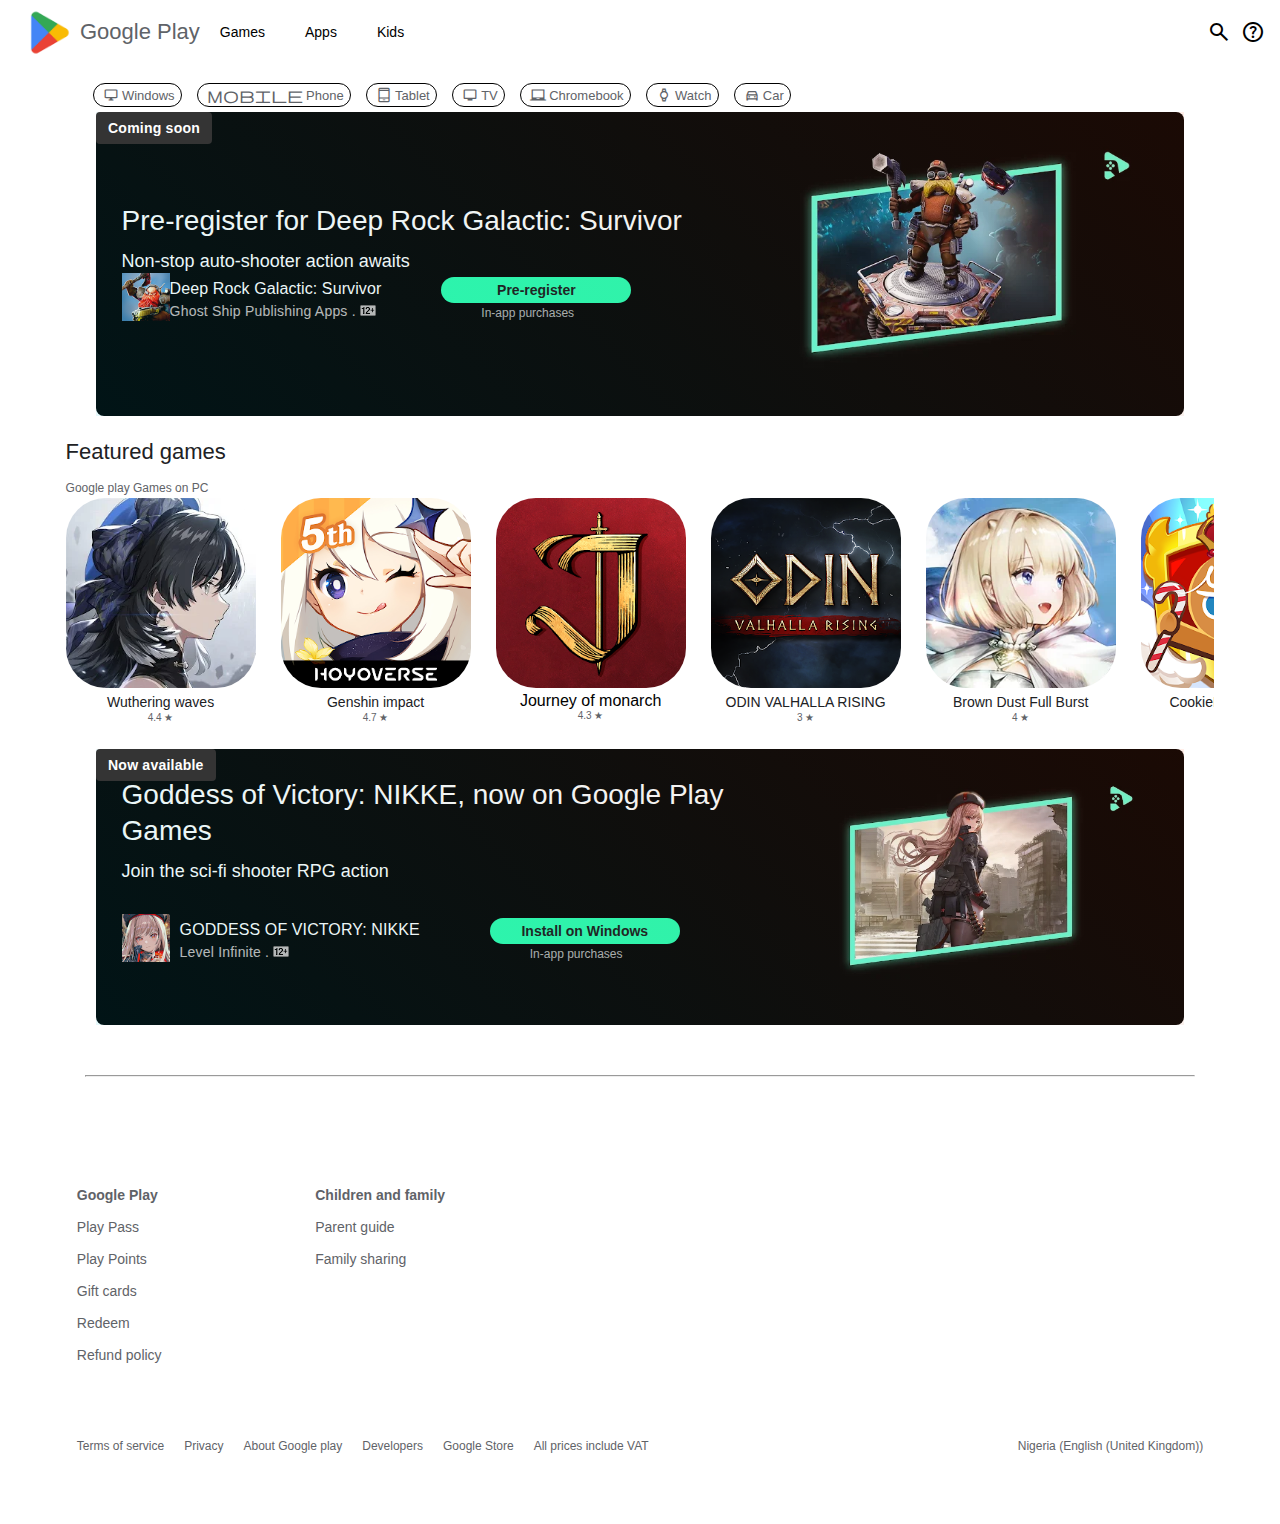
<file: index.html>
<!DOCTYPE html>
<html lang="en">
<head>
    <meta charset="UTF-8">
    <meta name="viewport" content="width=device-width, initial-scale=1.0">
    <title>Document</title>
    <link rel="stylesheet" href="./stylesheets/index.css">
    <link rel="stylesheet" href="https://fonts.googleapis.com/css2?family=Material+Symbols+Outlined"/>
</head>
<body>
       <section>
<header>
    <div class="logo">
        <img src="../multimedia/images/playstore img.png" width="65" alt="img">
        <h1>Google Play</h1>
   
    <nav>
        <ul>
            <li><a href="https://play.google.com/store/games?hl=en">Games</a></li>
            <li><a href="https://play.google.com/store/apps?hl=en">Apps</a></li>
            <li><a href="https://play.google.com/store/apps/category/FAMILY?hl=en">Kids</a></li>
        </ul>
    </nav>
    <div class="icon"><span class="material-symbols-outlined">
          search
          </span>
          <span class="material-symbols-outlined">
           help
          </span>
          </div>
     </div>
</header>   
  <div class="tabs">
   <ul>
    <li><a href="https://play.google.com/store/games?device=windows&hl=en"><span class="material-symbols-outlined">
desktop_windows
</span>Windows</a></li>
    <li><a href="https://play.google.com/store/apps?device=phone&hl=en"><span class="material-symbols-outlined">
mobile
</span>Phone</a></li>
   <li> <a href="https://play.google.com/store/apps?device=tablet&hl=en"><span class="material-symbols-outlined">
tablet_android
</span>Tablet</a></li>
   <li> <a href="https://play.google.com/store/apps?device=tv&hl=en"><span class="material-symbols-outlined">
tv
</span>TV</a></li>
   <li> <a href="https://play.google.com/store/apps?device=chromebook&hl=en"><span class="material-symbols-outlined">
laptop_chromebook
</span>Chromebook</a></li>
   <li><a href="https://play.google.com/store/apps?device=watch&hl=en"><span class="material-symbols-outlined">
watch
</span>Watch</a></li>
    <li><a href="https://play.google.com/store/apps?device=car&hl=en"><span class="material-symbols-outlined">
directions_car
</span>Car</a></li> </ul>
</div>  
</section> 
 <section class="promo-section">
        <div class="promo-badge">
            <h3>Coming soon</h3>
        </div>
          <div class="promo-text">
                <h1>Pre-register for Deep Rock Galactic: Survivor</h1>
                <p>Non-stop auto-shooter action awaits</p>
        <div class="promo-content">
               
                    <div class="app-icon"><img src="../multimedia/images/drg.webp" alt=""></div>
                    <div class="app-details">
                        <div class="app-name">Deep Rock Galactic: Survivor</div>
                        <div class="app-dev">Ghost Ship Publishing Apps . <img src="../multimedia/images/12.webp" alt=""></div>
                    </div>
                <div class="promo-buttons">
                    <a href="#" class="btn btn-primary">Pre-register</a>
                    <span class="in-app">In-app purchases</span>
                </div>
                </div> 
            </div>
        </div>
          <div class="promo-image">
                <img src="../multimedia/images/deep rock bg.webp"  alt="Deep Rock Galactic: Survivor">
            </div>
             
    </section>   
       <section class="section">
        <h2 class="section-title">Featured games</h2>
        <p>Google play Games on PC</p>
        <div class="featured-grid">
           <div class="featured-card">
               
                <img src="../multimedia/images/wuthering waves.webp" alt="WUTHERING WAVES">
                <div class="featured-title">Wuthering waves</div>
                <div class="featured-rating">4.4 ★</div>
            </div>
            <div class="featured-card">
                <img src="../multimedia/images/hoyoverse.webp" alt="HOYOVERSE">
                <div class="featured-title">Genshin impact</div>
                <div class="featured-rating">4.7 ★</div>
            </div>
            <div class="featured-card">
                <img src="../multimedia/images/journey of monarch.webp" alt="Journey of Monarch">
                <div class="featured-title"></div>Journey of monarch
                <div class="featured-rating">4.3 ★</div>
            </div>
            <div class="featured-card">
                <img src="../multimedia/images/odin.webp" alt="ODIN VALHALLA RISING">
                <div class="featured-title">ODIN VALHALLA RISING</div>
                <div class="featured-rating">3 ★</div>
            </div>
            <div class="featured-card">
                <img src="../multimedia/images/browndust.webp" alt="BROWNDUST">
                <div class="featured-title">Brown Dust Full Burst</div>
                <div class="featured-rating">4 ★</div>
            </div>
            <div class="featured-card">
                <img src="../multimedia/images/cookierun.webp" alt="COOKIERUN">
                <div class="featured-title">CookieRun: Kingdom</div>
                <div class="featured-rating">4.9 ★</div>
            </div>
             
            <div class="featured-card">
                
                <img src="../multimedia/images/whiteout.webp" alt="WHITEOUT SURVIVAL">
                <div class="featured-title">Whiteout survival</div>
                <div class="featured-rating">4.3</div>
            </div> 
             
        </div>
    </section>  
          <section class="promo-section">
        <div class="promo-badge">
            <h3>Now available</h3>
        </div>
        
                <div class="promo-text">
                    <h1>Goddess of Victory: NIKKE, now on Google Play Games</h1>
                    <p>Join the sci-fi shooter RPG action</p>
                    <div class="promo-content">
                <div class="promo-app-info">
                    <div class="app-icon"><img src="../multimedia/images/god of v img.webp" alt=""></div>
                    <div class="app-details">
                        <div class="app-name">GODDESS OF VICTORY: NIKKE</div>
                        <div class="app-dev">Level Infinite . <img src="../multimedia/images/12.webp" alt=""> </div>
                    </div>
                    <div class="promo-buttons">
                    <a href="#" class="btn btn-primary">Install on Windows</a>
                    <span class="in-app">In-app purchases</span>
                </div>
                </div>
            </div>
            </div>
             <div class="promo-image">
                <img src="../multimedia/images/goddess ofv bg.webp" alt="Goddess of Victory: NIKKE">
            </div>
        
    </section>  
           <section>
  <footer>
    <div class="hr"><hr></div>
    <div class="home">
        <div class="footer-content">
            
            <h3>Google Play</h3>
            <ul>
          
          <li><a href="https://play.google.com/store/pass/getstarted">Play Pass</a></li>
          <li><a href="https://play.google.com/store/points/enroll">Play Points</a></li>
          <li><a href="https://play.google/giftcards/">Gift cards</a></li>
          <li><a href="https://play.google.com/store/games?device=windows&code">Redeem</a></li>
          <li><a href="https://support.google.com/googleplay/answer/2479637?visit_id=638944085936308623-3155130705&rd=1">Refund policy</a></li>
        </ul></div>

        <div class="footer-content">
            <h3>Children and family</h3>
            <ul>
                <li><a href="https://support.google.com/googleplay/answer/6209547?visit_id=638944085948043909-2245959905&p=pff_parentguide&rd=1"></a>Parent guide</li>
                <li><a href="https://support.google.com/googleplay/answer/7007852"></a>Family sharing</li>
            </ul>
        </div>
    </div>
      <div class="bottom">
            <ul>
                <li><a href="https://play.google.com/intl/en-GB_ng/about/play-terms/index.html">Terms of service</a></li>
                <li><a href="">Privacy</a></li>
                <li><a href="">About Google play</a></li>
                <li><a href="">Developers</a></li>
                <li><a href="">Google Store</a></li>
                <li>All prices include VAT</li>
            </ul>
             <h3>Nigeria (English (United Kingdom))</h3>
        </div>
         <div class="end">
          
          <a href="https://play.google.com/store/games"><span class="material-symbols-outlined">stadia_controller</span>Games</a>
          <a href="https://play.google.com/store/apps"><span class="material-symbols-outlined">apps</span>Apps</a>
          <a href="https://play.google.com/store/apps/category/FAMILY"><span class="material-symbols-outlined">kid_star</span>Children</a>
        </div>
 </footer> 
 </section>  
</body>
</html>
</file>
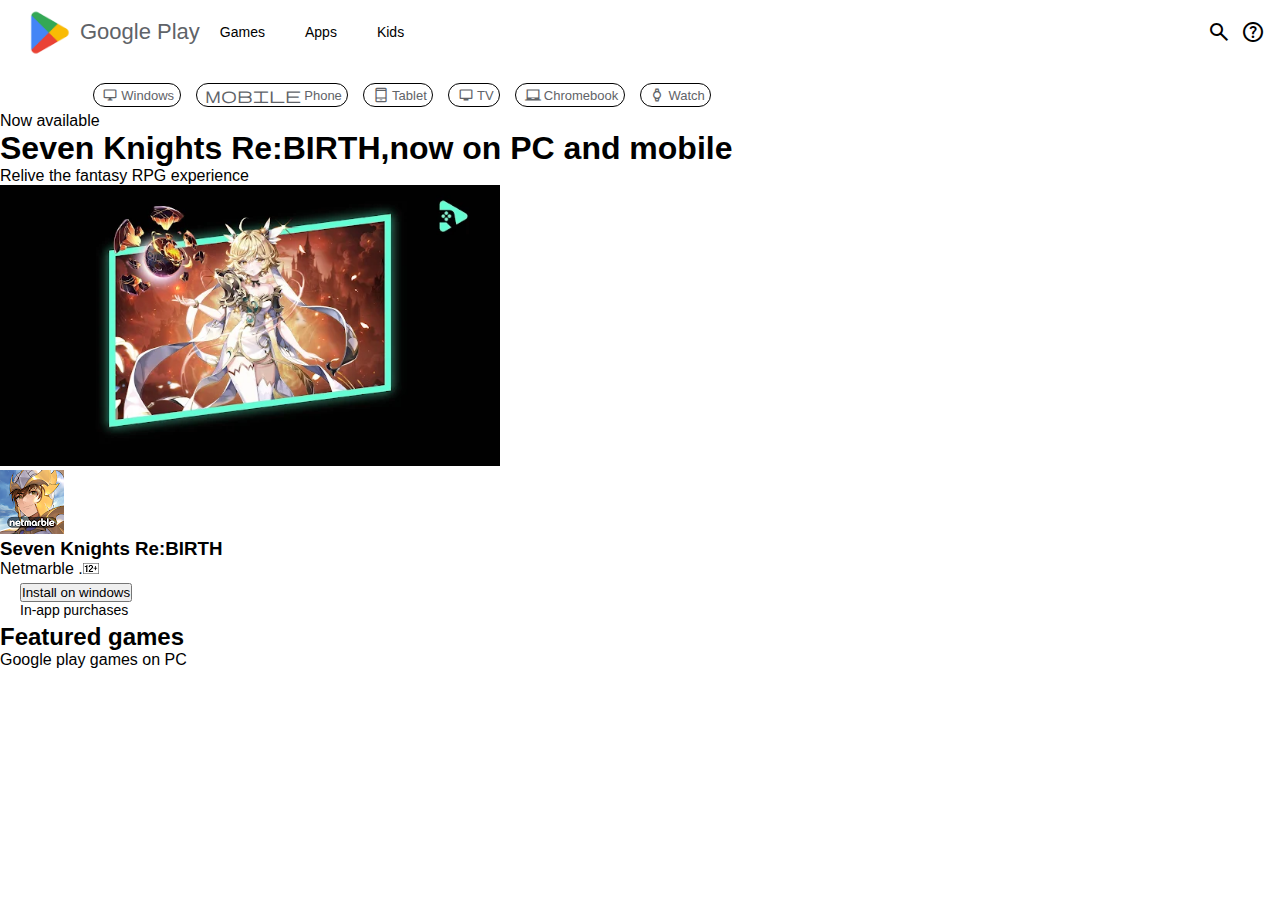
<file: webpages/index.html>
<!DOCTYPE html>
<html lang="en">
<head>
    <meta charset="UTF-8">
    <meta name="viewport" content="width=device-width, initial-scale=1.0">
    <title>Document</title>
    <link rel="stylesheet" href="../stylesheets/index.css">
    <link rel="stylesheet" href="https://fonts.googleapis.com/css2?family=Material+Symbols+Outlined"/>
</head>
<body>
    <section>
<header>
    <div class="logo">
        <img src="../multimedia/images/playstore img.png" width="65" alt="img">
        <h1>Google Play</h1>
   
    <nav>
        <ul>
            <li><a href="https://play.google.com/store/games?hl=en">Games</a></li>
            <li><a href="https://play.google.com/store/apps?hl=en">Apps</a></li>
            <li><a href="https://play.google.com/store/apps/category/FAMILY?hl=en">Kids</a></li>
        </ul>
    </nav>
    <div class="icon"><span class="material-symbols-outlined">
          search
          </span>
          <span class="material-symbols-outlined">
           help
          </span>
          </div>
     </div>
</header>
<div class="tabs">
   <ul>
    <li><a href="https://play.google.com/store/games?device=windows&hl=en"><span class="material-symbols-outlined">
desktop_windows
</span>Windows</a></li>
    <li><a href="https://play.google.com/store/apps?device=phone&hl=en"><span class="material-symbols-outlined">
mobile
</span>Phone</a></li>
   <li> <a href="https://play.google.com/store/apps?device=tablet&hl=en"><span class="material-symbols-outlined">
tablet_android
</span>Tablet</a></li>
   <li> <a href="https://play.google.com/store/apps?device=tv&hl=en"><span class="material-symbols-outlined">
tv
</span>TV</a></li>
   <li> <a href="https://play.google.com/store/apps?device=chromebook&hl=en"><span class="material-symbols-outlined">
laptop_chromebook
</span>Chromebook</a></li>
   <li><a href="https://play.google.com/store/apps?device=watch&hl=en"><span class="material-symbols-outlined">
watch
</span>Watch</a></li>
    <!-- <li><a href="https://play.google.com/store/apps?device=car&hl=en"><span class="material-symbols-outlined">
directions_car
</span>Car</a></li> -->
</ul>
</div>
</section>
<section>
    <div class="imgh">
    <div class="container">
          <div class="avail">Now available</div>
         <div class="head">
            <div>
          <h1>Seven Knights Re:BIRTH,now on PC and mobile</h1>
          <p>Relive the fantasy RPG experience</p> 
            </div> 
                  <div>
             <img src="../multimedia/images/birtg.webp" width="500" alt="">
                   </div>
         </div>
           <div class="extra">
           <div><img src="../multimedia/images/net.webp" class="tyu" alt=""></div>
          <div>
            <h3>Seven Knights Re:BIRTH</h3>
            <p>Netmarble .<img src="../multimedia/images/12.webp" alt=""></p></div>
                <div class="btn">
                  <button>Install on windows</button>
                   <p>In-app purchases</p>
                 </div>
        </div>

      
    </div>


    <!-- <div class="container">
        <div class="avail">Now available</div>
        <div class="head">
            <div>
                <h1>Play RWBY:Grimm Eclipse SE,only on pc</h1>
                <p>Team RWBY is back in a new story</p>
            </div>
            <div>
                <img src="../multimedia/images/RWBYY.webp" width="500" alt="">
            </div>
            </div>
            <div class="extra">
                <div><img src="../multimedia/images/456.webp" class="tyu" alt=""></div>
                <div>
                    <h3>RWBY:grimm eclipse SE</h3>
                    <p>FarBridge,inc. <img src="../multimedia/images/12.webp" alt=""></p>
                </div>
                <div class="btn">
                  <button>Install on windows</button>
                   <p>In-app purchases</p>
                 </div>
            </div>
        
    </div> -->
</div>
</section>

<section>
    <div class="games">
<h2>Featured games</h2>
<p>Google play games on PC</p>
</div>
<div></div>
<div></div>
<div></div>
<div></div>
<div></div>
<div></div>
<div></div>
</section>
 
</body>

</html>
</file>
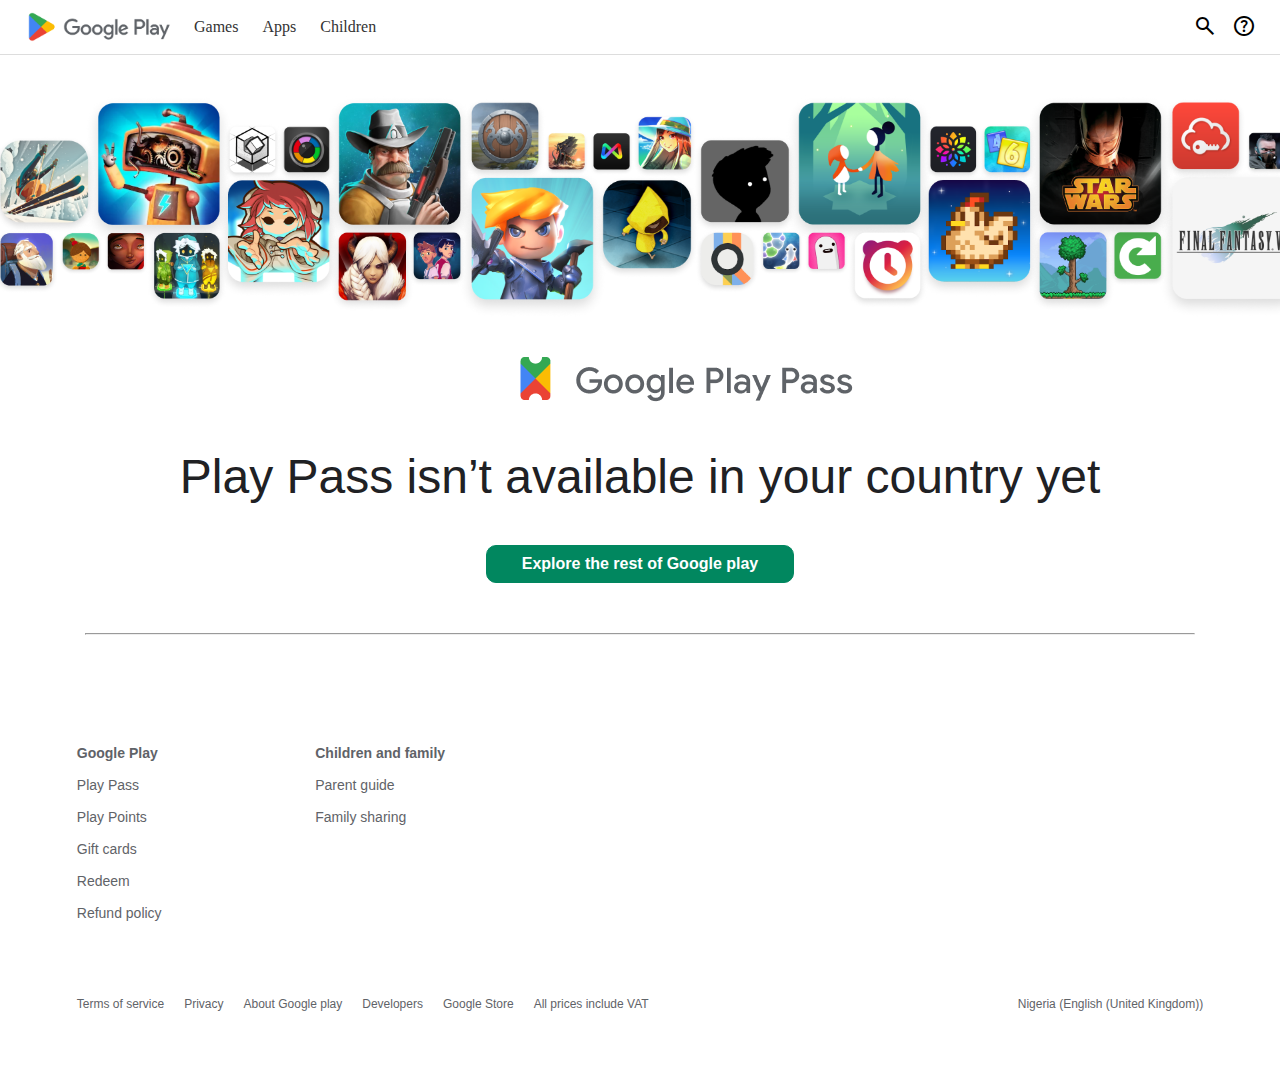
<file: webpages/play pass.html>
<!DOCTYPE html>
<html lang="en">
<head>
    <meta charset="UTF-8">
    <meta name="viewport" content="width=device-width, initial-scale=1.0">
    <title>Document</title>
    <link rel="stylesheet" href="../stylesheets/playpass.css">
     <link rel="stylesheet" href="https://fonts.googleapis.com/css2?family=Material+Symbols+Outlined"/>
</head>
<body>
    <section>
     <header>
        <div class="gp-header">
    <div class="left">
        <img src="../multimedia/images/Google_logo_-_400x81.png" width="150" alt="">
      <nav class="nav-links">
        <a href="https://play.google.com/store/games">Games</a>
        <a href="https://play.google.com/store/apps">Apps</a>
        <a href="https://play.google.com/store/apps/category/FAMILY">Children</a>
      </nav>
    </div>
    <div class="right">
      <button class="icon-btn"><span class="material-symbols-outlined">search</span></button>
      <button class="icon-btn"><span class="material-symbols-outlined">help</span></button>
    </div></div>
        
    </header>    
    

<section>
 <div class="ppass">
    <div class="ghy">
        <img src="../multimedia/images/play_pass_signup.png" alt="">   
    </div>
    <div class="gpp">
        <img src="../multimedia/images/play_pass_signup_page_logo.png" alt="">
    </div>
    
    <div class="ava"><h1>Play Pass isn’t available in your country yet</h1>
    <button>
        <a href="https://play.google.com/store/games?device=windows">Explore the rest of Google play</a>
    </button></div>
 </div>
 </section>
 <section>
 <footer>
    <div class="hr"><hr></div>
    <div class="home">
        <div class="footer-content">
            
            <h3>Google Play</h3>
            <ul>
          
          <li><a href="https://play.google.com/store/pass/getstarted">Play Pass</a></li>
          <li><a href="https://play.google.com/store/points/enroll">Play Points</a></li>
          <li><a href="https://play.google/giftcards/">Gift cards</a></li>
          <li><a href="https://play.google.com/store/games?device=windows&code">Redeem</a></li>
          <li><a href="https://support.google.com/googleplay/answer/2479637?visit_id=638944085936308623-3155130705&rd=1">Refund policy</a></li>
        </ul></div>

        <div class="footer-content">
            <h3>Children and family</h3>
            <ul>
                <li><a href="https://support.google.com/googleplay/answer/6209547?visit_id=638944085948043909-2245959905&p=pff_parentguide&rd=1"></a>Parent guide</li>
                <li><a href="https://support.google.com/googleplay/answer/7007852"></a>Family sharing</li>
            </ul>
        </div>
    </div>
      <div class="bottom">
            <ul>
                <li><a href="https://play.google.com/intl/en-GB_ng/about/play-terms/index.html">Terms of service</a></li>
                <li><a href="">Privacy</a></li>
                <li><a href="">About Google play</a></li>
                <li><a href="">Developers</a></li>
                <li><a href="">Google Store</a></li>
                <li>All prices include VAT</li>
            </ul>
             <h3>Nigeria (English (United Kingdom))</h3>
        </div>
         <div class="end">
          
          <a href="https://play.google.com/store/games"><span class="material-symbols-outlined">stadia_controller</span>Games</a>
          <a href="https://play.google.com/store/apps"><span class="material-symbols-outlined">apps</span>Apps</a>
          <a href="https://play.google.com/store/apps/category/FAMILY"><span class="material-symbols-outlined">kid_star</span>Children</a>
        </div>
        
 </footer> 
 </section>
</body>
</html>
</file>
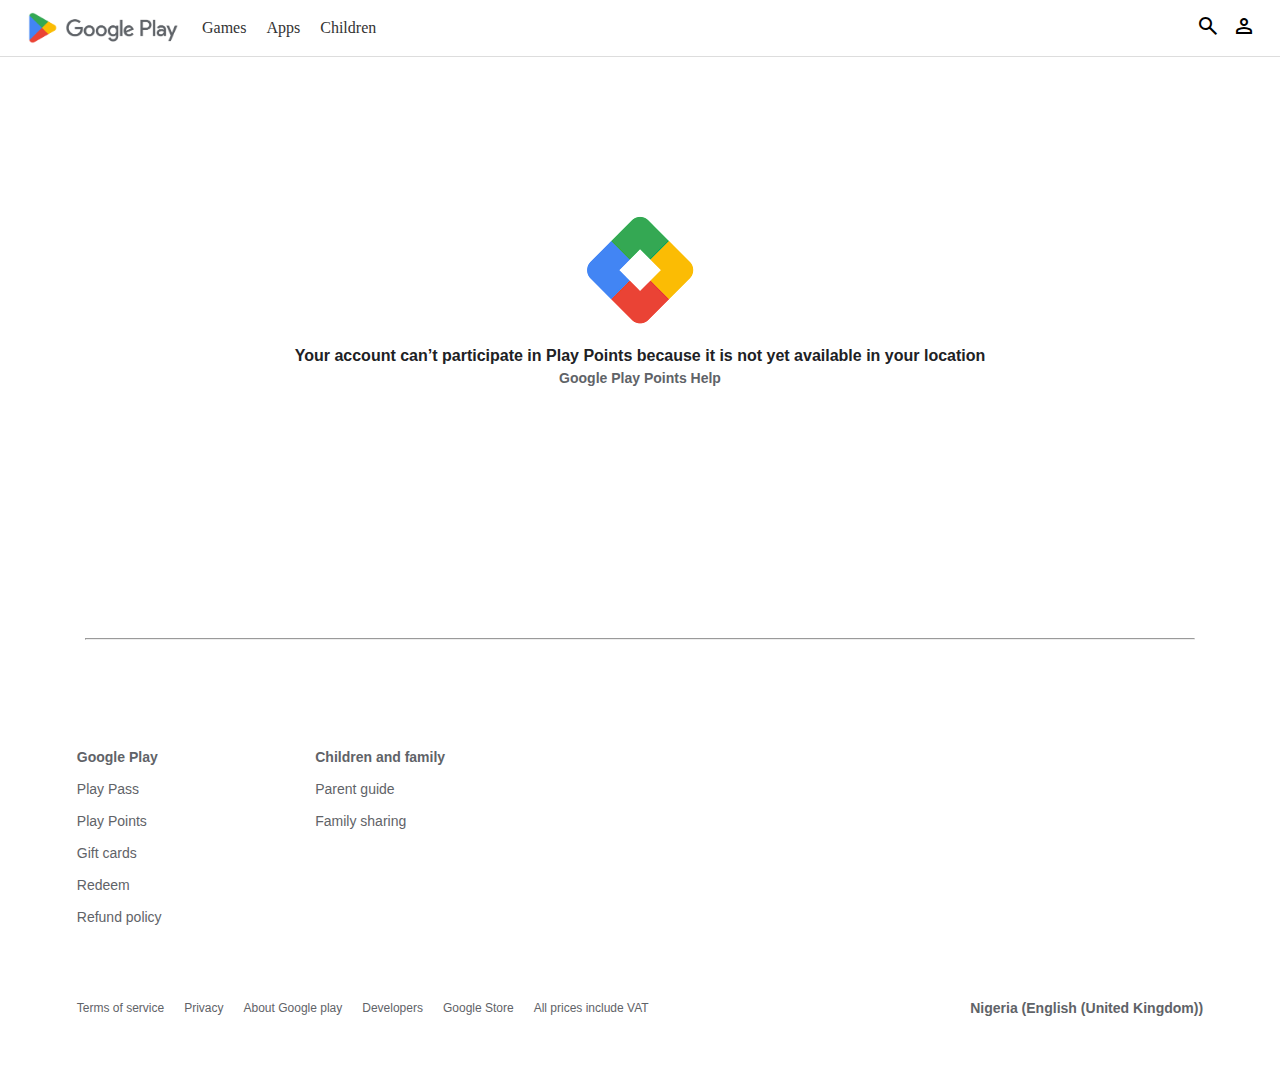
<file: webpages/play point.html>
<!DOCTYPE html>
<html lang="en">
<head>
    <meta charset="UTF-8">
    <meta name="viewport" content="width=device-width, initial-scale=1.0">
    <title>Document</title>
    <link rel="stylesheet" href="../stylesheets/play point .css">
    <link rel="stylesheet" href="https://fonts.googleapis.com/css2?family=Material+Symbols+Outlined" />
</head>
<body>
      <header class="gp-header">
    <div class="left">
      <img src="../multimedia/images/Google_logo_-_400x81.png" alt="Google Play" class="logo">
      <nav class="nav-links">
        <a href="https://play.google.com/store/games">Games</a>
        <a href="https://play.google.com/store/apps">Apps</a>
        <a href="https://play.google.com/store/apps/category/FAMILY">Children</a>
      </nav>
    </div>
    <div class="right">
      <button class="icon-btn"><span class="material-symbols-outlined">search</span></button>
      <button class="icon-btn"><span class="material-symbols-outlined">person</span></button>
    </div></header>
    <section>
        <div class="main">
            <img src="../multimedia/images/unnamed.webp" alt="">
            <div><p>Your account can’t participate in Play Points because it is not yet available in your location</p></div>
            <a href="https://support.google.com/googleplay/topic/9077081?hl=en&visit_id=638949433225085379-2934264250&p=play_points_topic&rd=1">Google Play Points Help</a>
        </div>
    </section>
    <section> 
 <footer>
    <div class="hr"><hr></div>
    <div class="home">
        <div class="footer-content">
            
            <h3>Google Play</h3>
            <ul>
          
          <li><a href="https://play.google.com/store/pass/getstarted">Play Pass</a></li>
          <li><a href="https://play.google.com/store/points/enroll">Play Points</a></li>
          <li><a href="https://play.google/giftcards/">Gift cards</a></li>
          <li><a href="https://play.google.com/store/games?device=windows&code">Redeem</a></li>
          <li><a href="https://support.google.com/googleplay/answer/2479637?visit_id=638944085936308623-3155130705&rd=1">Refund policy</a></li>
        </ul></div>

        <div class="footer-content">
            <h3>Children and family</h3>
            <ul>
                <li><a href="https://support.google.com/googleplay/answer/6209547?visit_id=638944085948043909-2245959905&p=pff_parentguide&rd=1"></a>Parent guide</li>
                <li><a href="https://support.google.com/googleplay/answer/7007852"></a>Family sharing</li>
            </ul>
        </div>
    </div>
      <div class="bottom">
            <ul>
                <li><a href="https://play.google.com/intl/en-GB_ng/about/play-terms/index.html">Terms of service</a></li>
                <li><a href="">Privacy</a></li>
                <li><a href="">About Google play</a></li>
                <li><a href="">Developers</a></li>
                <li><a href="">Google Store</a></li>
                <li>All prices include VAT</li>
            </ul>
             <h3>Nigeria (English (United Kingdom))</h3>
        </div>
       
        <div class="end">
          
          <a href="https://play.google.com/store/games"><span class="material-symbols-outlined">stadia_controller</span>Games</a>
          <a href="https://play.google.com/store/apps"><span class="material-symbols-outlined">apps</span>Apps</a>
          <a href="https://play.google.com/store/apps/category/FAMILY"><span class="material-symbols-outlined">kid_star</span>Children</a>
        </div>
        
 </footer> 
 </section>
 <section>
  
 </section>
    
</body>
</html>
</file>
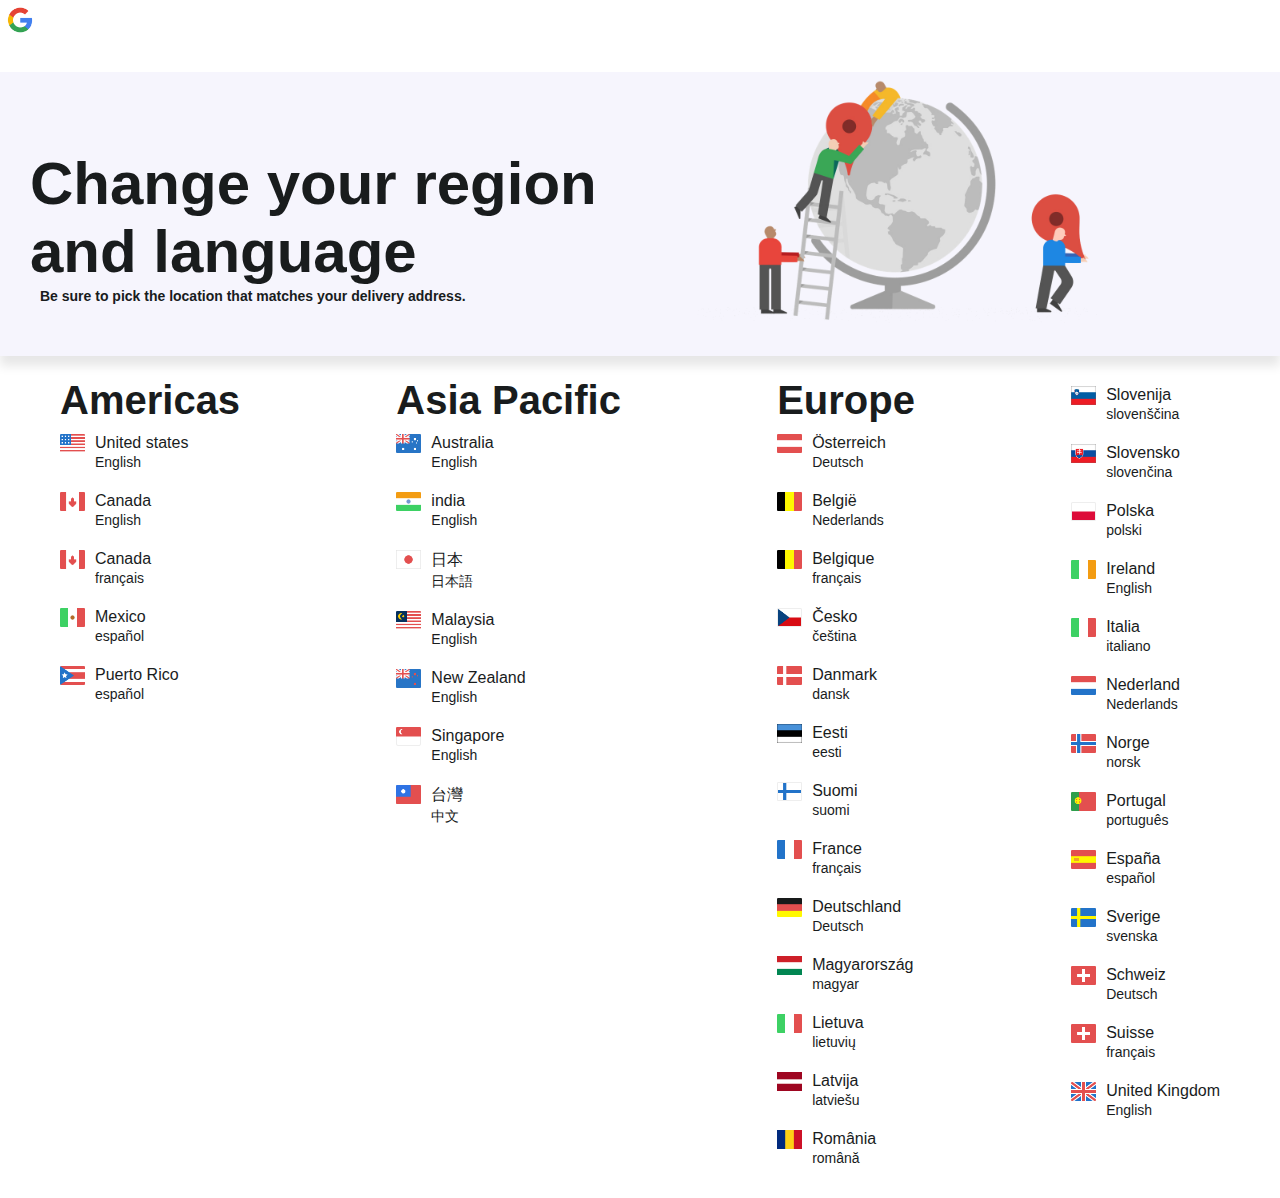
<file: webpages/store.html>
<!DOCTYPE html>
<html lang="en">
<head>
    <meta charset="UTF-8">
    <meta name="viewport" content="width=device-width, initial-scale=1.0">
    <title>Document</title>
    <link rel="stylesheet" href="../stylesheets/google store.css">
</head>
<body>
    <section>
        <div class="header">
            <header>
              <a href="http://127.0.0.1:5500/webpages/google%20store.html"><img src="../multimedia/images/gicon.png" width="40" alt=""></a>
            </header>
        </div>
    </section>
    <section>
        <div class="head">
            <div class="feg">
            <h1>Change your region and language</h1>
            <p>Be sure to pick the location that matches your delivery address.</p></div>
        </div>
       
    </section>
    <section>
        <div class="main">
            <div class="america">
                <h1>Americas</h1>
                <ul>
                    <li>
                    <img src="../multimedia/images/us.png" width="25" alt="">
                    <div class="text">
                        <div class="country">United states</div>
                        <div class="lang">English</div>
                    </div></li>
                    <li>
                    <img src="../multimedia/images/ca.png" width="25" alt="">
                    <div class="text">
                        <div class="country">Canada</div>
                        <div class="lang">English</div>
                    </div></li>
                    <li>
                    <img src="../multimedia/images/ca.png" width="25" alt="">
                    <div class="text">
                        <div class="country">Canada</div>
                        <div class="lang">français</div>
                    </div></li>
                    <li>
                    <img src="../multimedia/images/mx.png" width="25" alt="">
                    <div class="text">
                        <div class="country">Mexico</div>
                        <div class="lang">español</div>
                    </div></li>
                    <li>
                    <img src="../multimedia/images/pr.png" width="25" alt="">
                    <div class="text">
                        <div class="country">Puerto Rico</div>
                        <div class="lang">español</div>
                    </div></li>
                </ul>
            </div>
            <div class="asia-pacific">
                <h1>Asia Pacific</h1>
                <ul>
                    <li><img src="../multimedia/images/au.png" width="25" alt="">
                    <div class="text">
                        <div class="country">Australia</div>
                        <div class="lang">English</div>
                    </div></li>
                    <li><img src="../multimedia/images/in.png" width="25" alt="">
                    <div class="text">
                        <div class="country">india</div>
                        <div class="lang">English</div>
                    </div></li>
                    <li><img src="../multimedia/images/jp.png" width="25" alt="">
                    <div class="text">
                        <div class="country">日本</div>
                        <div class="lang">日本語</div>
                    </div></li>
                    <li><img src="../multimedia/images/my.png" width="25" alt="">
                    <div class="text">
                        <div class="country">Malaysia</div>
                        <div class="lang">English</div>
                    </div></li>
                    <li><img src="../multimedia/images/nz.png" width="25" alt="">
                    <div class="text">
                        <div class="country">New Zealand</div>
                        <div class="lang">English</div>
                    </div></li>
                    <li><img src="../multimedia/images/sg.png"  width="25" alt="">
                    <div class="text">
                        <div class="country">Singapore</div>
                        <div class="lang">English</div>
                    </div></li>
                    <li><img src="../multimedia/images/tw.png"  width="25" alt="">
                    <div class="text">
                        <div class="country">台灣</div>
                        <div class="lang">中文</div>
                    </div></li>
                </ul>
            </div>
            <div class="europe">
                <h1>Europe</h1>
                <ul>
                    <li><img src="../multimedia/images/at.png" width="25" alt="">
                    <div class="text">
                        <div class="country">Österreich</div>
                        <div class="lang">Deutsch</div>
                    </div></li>
                    <li><img src="../multimedia/images/be.png" width="25" alt="">
                    <div class="text">
                        <div class="country">België</div>
                        <div class="lang">Nederlands</div>
                    </div></li>
                    <li><img src="../multimedia/images/be.png" width="25" alt="">
                    <div class="text">
                        <div class="country">Belgique</div>
                        <div class="lang">français</div>
                    </div></li>
                    <li><img src="../multimedia/images/cz.png" width="25" alt="">
                    <div class="text">
                        <div class="country">Česko</div>
                        <div class="lang">čeština</div>
                    </div></li>
                    <li><img src="../multimedia/images/dk.png" width="25" alt="">
                    <div class="text">
                        <div class="country">Danmark</div>
                        <div class="lang">dansk</div>
                    </div></li>
                    <li><img src="../multimedia/images/ee.png" width="25" alt="">
                    <div class="text">
                        <div class="country">Eesti</div>
                        <div class="lang">eesti</div>
                    </div></li>
                    <li><img src="../multimedia/images/fi.png" width="25" alt="">
                    <div class="text">
                        <div class="country">Suomi</div>
                        <div class="lang">suomi</div>
                    </div></li>
                    <li><img src="../multimedia/images/fr.png" width="25" alt="">
                    <div class="text">
                        <div class="country">France</div>
                        <div class="lang">français</div>
                    </div></li>
                    <li><img src="../multimedia/images/de.png"  width="25" alt="">
                    <div class="text">
                        <div class="country">Deutschland</div>
                        <div class="lang">Deutsch</div>
                    </div></li>
                    <li><img src="../multimedia/images/hu.png"  width="25" alt="">
                    <div class="text">
                        <div class="country">Magyarország</div>
                        <div class="lang">magyar</div>
                    </div></li>
                    <li><img src="../multimedia/images/it.png"  width="25" alt="">
                    <div class="text">
                        <div class="country">Lietuva</div>
                        <div class="lang">lietuvių</div>
                    </div></li>
                    <li><img src="../multimedia/images/lv.png"  width="25" alt="">
                    <div class="text">
                        <div class="country">Latvija</div>
                        <div class="lang">latviešu</div>
                    </div></li>
                    <li><img src="../multimedia/images/ro.png"  width="25" alt="">
                    <div class="text">
                        <div class="country">România</div>
                        <div class="lang">română</div></div>
                    </div></li><div class="new">
                    <li><img src="../multimedia/images/si.png"  width="25" alt="">
                    <div class="text">
                        <div class="country">Slovenija</div>
                        <div class="lang">slovenščina</div>
                    </div></li>
                    <li><img src="../multimedia/images/sk.png"  width="25" alt="">
                    <div class="text">
                        <div class="country">Slovensko</div>
                        <div class="lang">slovenčina</div>
                    </div></li>
                    <li><img src="../multimedia/images/pl.png"  width="25" alt="">
                    <div class="text">
                        <div class="country">Polska</div>
                        <div class="lang">polski</div>
                    </div></li>
                    <li><img src="../multimedia/images/ie.png"  width="25" alt="">
                    <div class="text">
                        <div class="country">Ireland</div>
                        <div class="lang">English</div>
                    </div></li>
                    <li><img src="../multimedia/images/it.png"  width="25" alt="">
                    <div class="text">
                        <div class="country">Italia</div>
                        <div class="lang">italiano</div>
                    </div></li>
                    <li><img src="../multimedia/images/nl.png"  width="25" alt="">
                    <div class="text">
                        <div class="country">Nederland</div>
                        <div class="lang">Nederlands</div>
                    </div></li>
                    <li><img src="../multimedia/images/no.png"  width="25" alt="">
                    <div class="text">
                        <div class="country">Norge</div>
                        <div class="lang">norsk</div>
                    </div></li>
                    <li><img src="../multimedia/images/pt.png"  width="25" alt="">
                    <div class="text">
                        <div class="country">Portugal</div>
                        <div class="lang">português</div>
                    </div></li>
                    <li><img src="../multimedia/images/es.png"  width="25" alt="">
                    <div class="text">
                        <div class="country">España</div>
                        <div class="lang">español</div>
                    </div></li>
                    <li><img src="../multimedia/images/se.png"  width="25" alt="">
                    <div class="text">
                        <div class="country">Sverige</div>
                        <div class="lang">svenska</div>
                    </div></li>
                    <li><img src="../multimedia/images/ch.png"  width="25" alt="">
                    <div class="text">
                        <div class="country">Schweiz</div>
                        <div class="lang">Deutsch</div>
                    </div></li>
                    <li><img src="../multimedia/images/ch.png"  width="25" alt="">
                    <div class="text">
                        <div class="country">Suisse</div>
                        <div class="lang">français</div>
                    </div></li>
                    <li><img src="../multimedia/images/gb.png"  width="25" alt="">
                    <div class="text">
                        <div class="country">United Kingdom</div>
                        <div class="lang">English</div>
                    </div></li>
                </ul>
            </div>
        </div>
    </section>
</body>
</html>
</file>
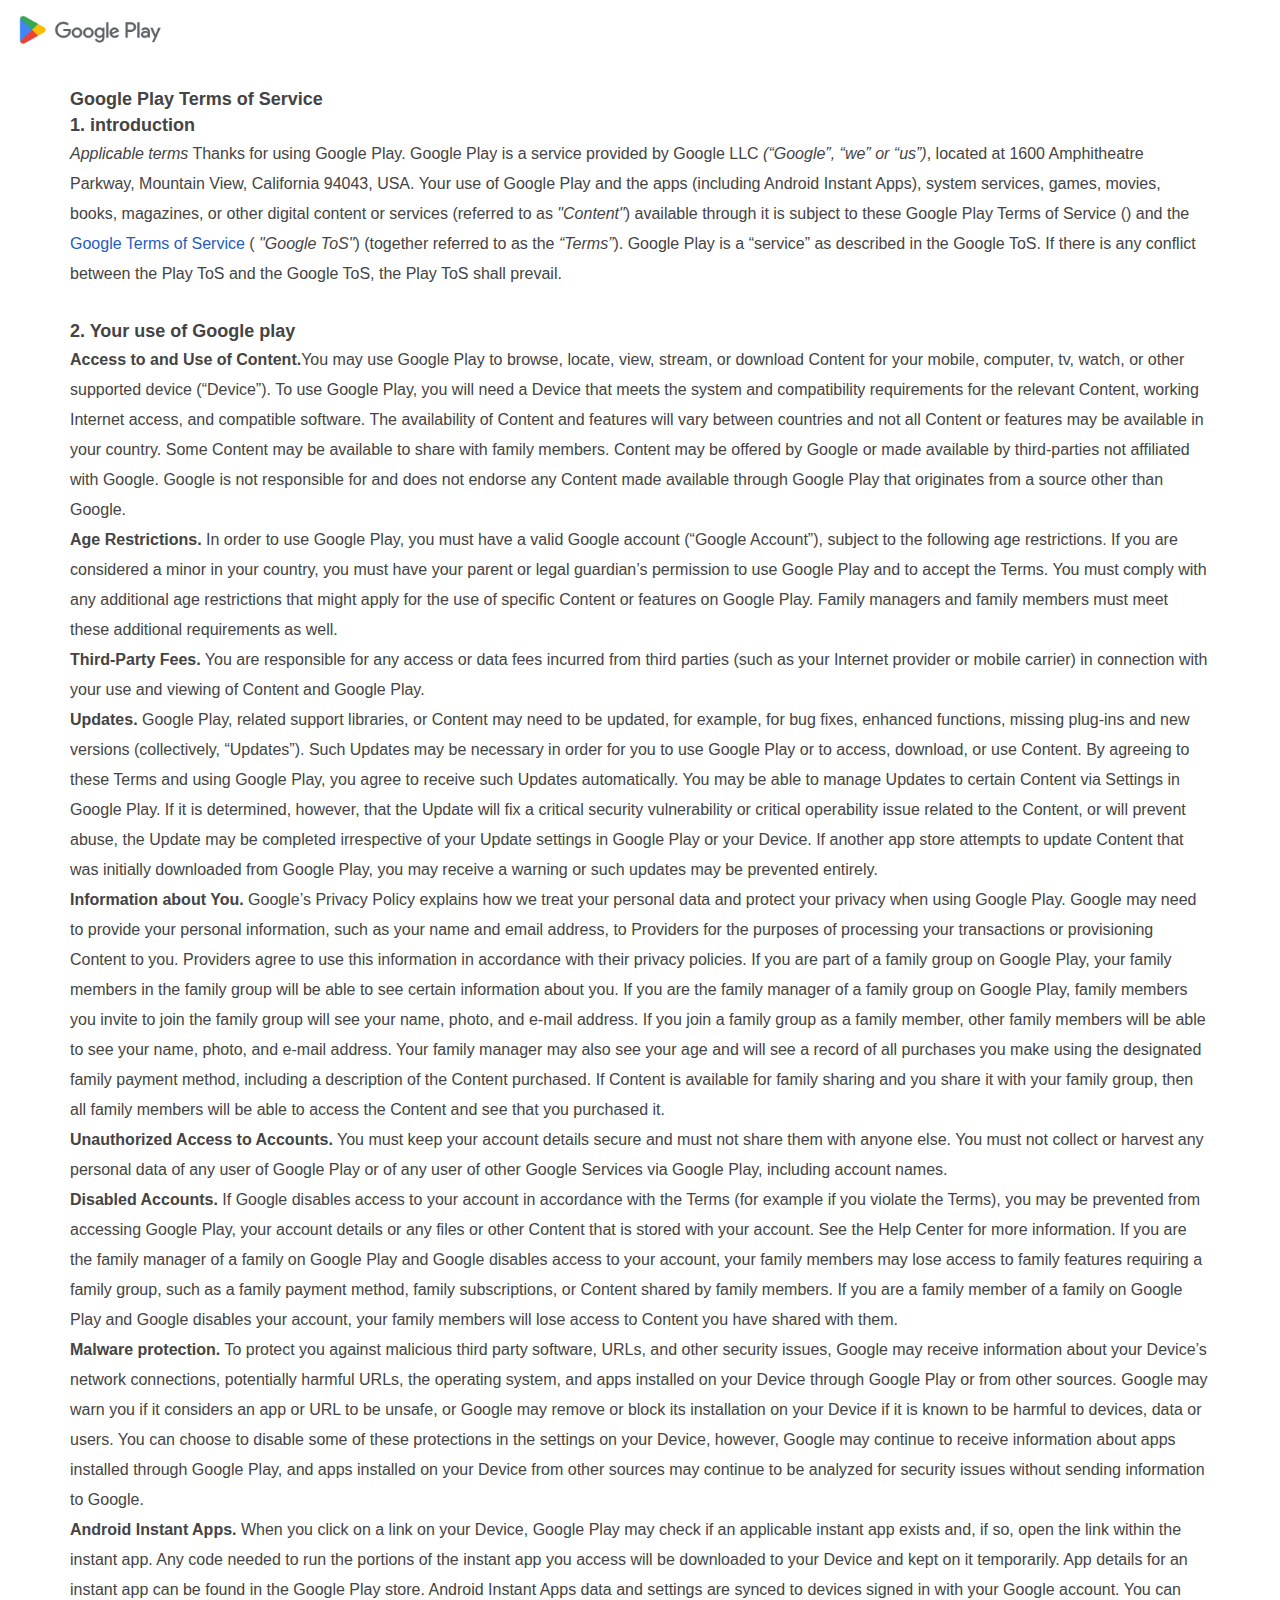
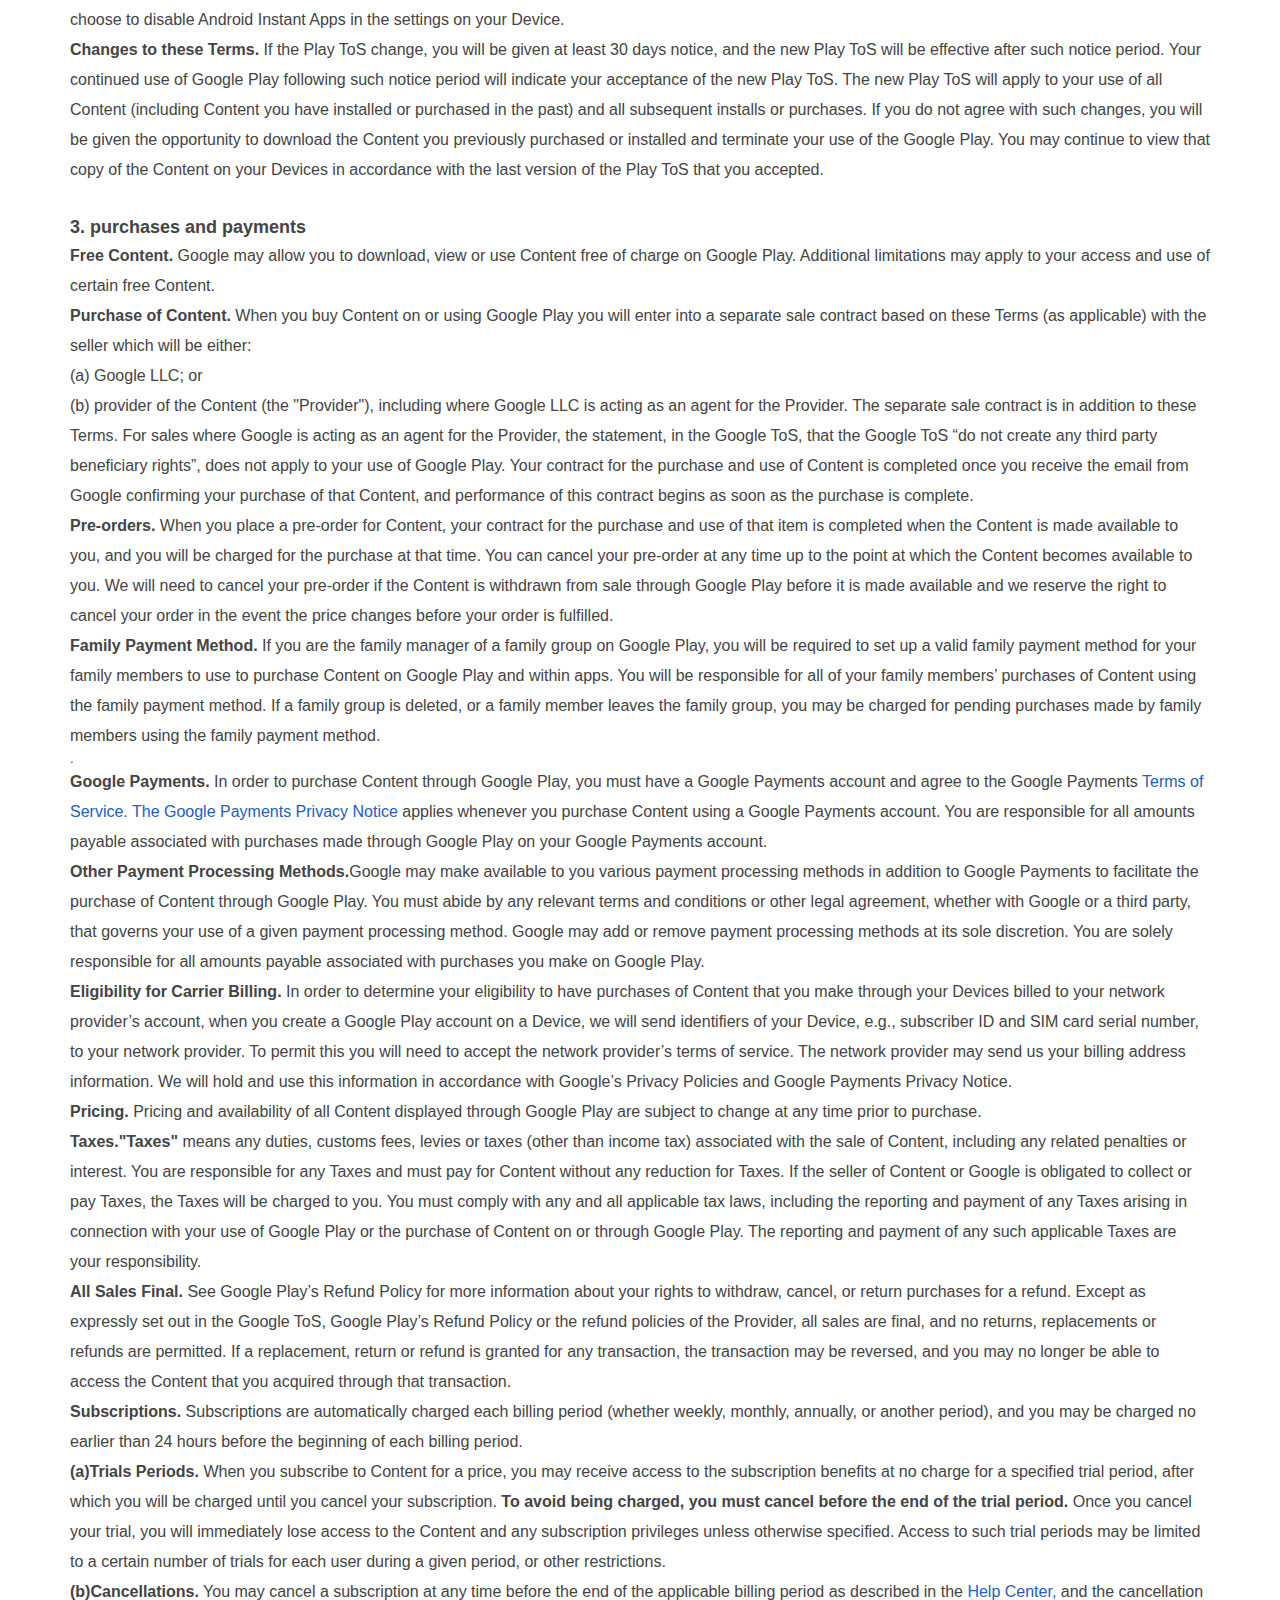
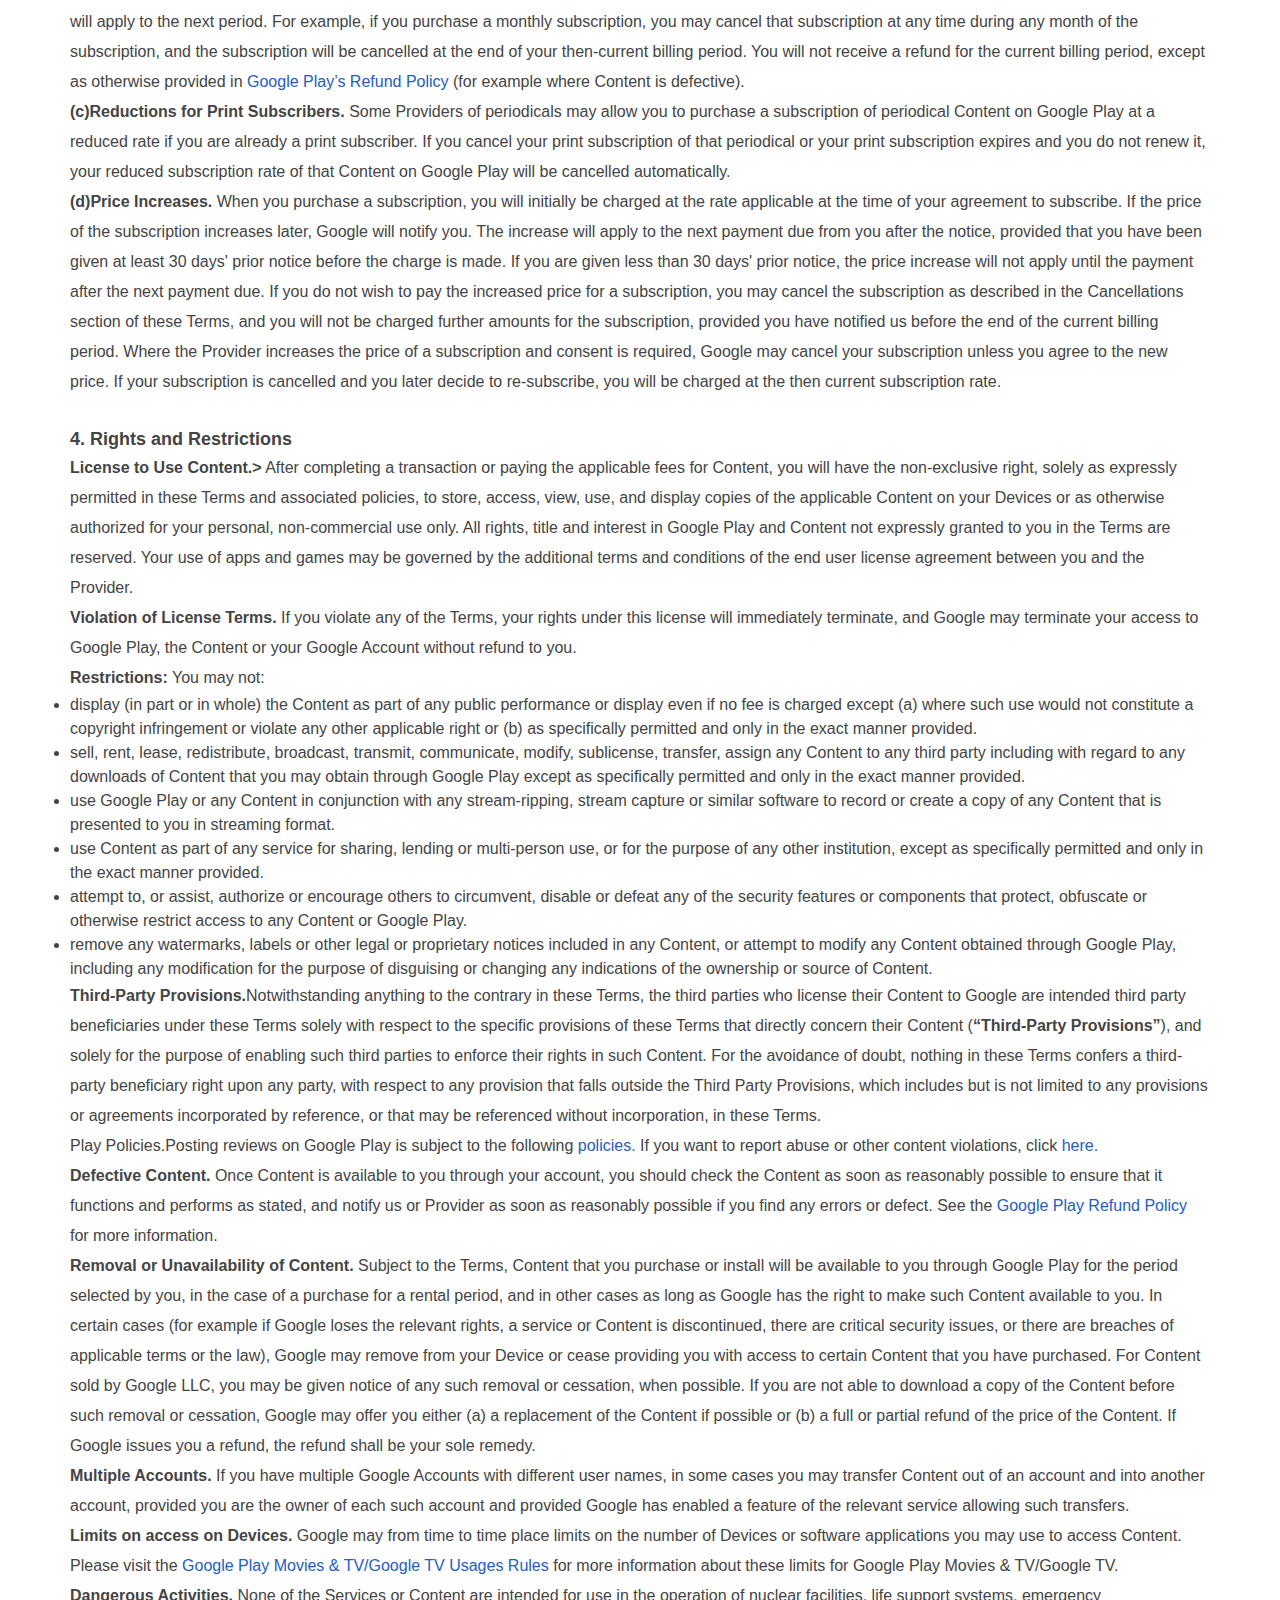
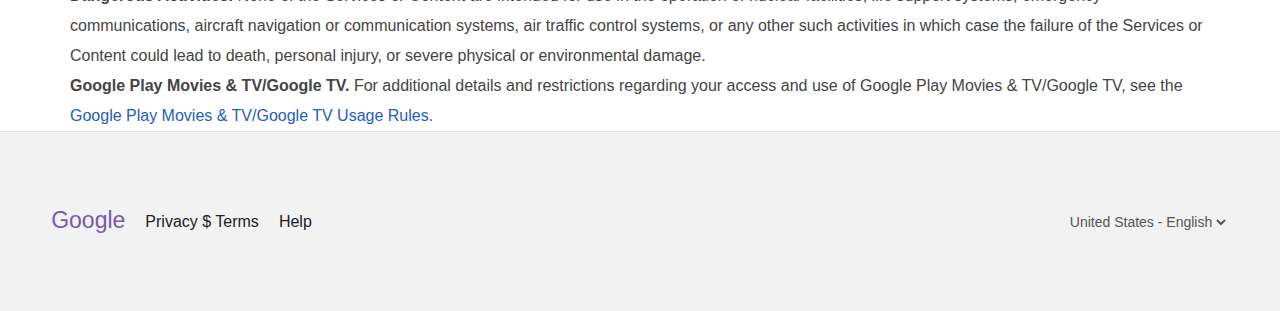
<file: webpages/terms of service.html>
<!DOCTYPE html>
<html lang="en">
<head>
    <meta charset="UTF-8">
    <meta name="viewport" content="width=device-width, initial-scale=1.0">
    <title>Document</title>
    <link rel="stylesheet" href="../stylesheets/terms of service.css">
</head>
<body>
  
        <header>
           <img src="../multimedia/images/Google_logo_-_400x81.png" width="150" alt="">
      
           
        </header>
    <div class="container">             
        <div class="main">
    
            <section class="section">
                 <h1>Google Play terms of service</h1>
            <p class="date">July 1, 2024 <a href="https://play.google.com/intl/en_ng/about/play-terms/archive/">(View archived version)</a></p>
                <h2>Google Play Terms of Service</h2>
            <h2>1. introduction</h2>
            <p><em>Applicable terms</em> Thanks for using Google Play. Google Play is a service provided by Google LLC <em> (“Google”, “we” or “us”)</em>, located at 1600 Amphitheatre Parkway, Mountain View, California 94043, USA. Your use of Google Play and the apps (including Android Instant Apps), system services, games, movies, books, magazines, or other digital content or services (referred to as <em>"Content"</em>) available through it is subject to these Google Play Terms of Service (<em“Play ToS”></em>) and the <a href="">Google Terms of Service </a>(<em> "Google ToS"</em>) (together referred to as the <em>“Terms”</em>). Google Play is a “service” as described in the Google ToS. If there is any conflict between the Play ToS and the Google ToS, the Play ToS shall prevail.</p></section>
        
            
            <section class="section">
            <h2> 2. Your use of Google play</h2>
            <p><span>Access to and Use of Content.</span>You may use Google Play to browse, locate, view, stream, or download Content for your mobile, computer, tv, watch, or other supported device (“Device”). To use Google Play, you will need a Device that meets the system and compatibility requirements for the relevant Content, working Internet access, and compatible software. The availability of Content and features will vary between countries and not all Content or features may be available in your country. Some Content may be available to share with family members. Content may be offered by Google or made available by third-parties not affiliated with Google. Google is not responsible for and does not endorse any Content made available through Google Play that originates from a source other than Google.</p>

<p><span>Age Restrictions.</span> In order to use Google Play, you must have a valid Google account (“Google Account”), subject to the following age restrictions. If you are considered a minor in your country, you must have your parent or legal guardian’s permission to use Google Play and to accept the Terms. You must comply with any additional age restrictions that might apply for the use of specific Content or features on Google Play. Family managers and family members must meet these additional requirements as well.</p>

<p><span>Third-Party Fees.</span> You are responsible for any access or data fees incurred from third parties (such as your Internet provider or mobile carrier) in connection with your use and viewing of Content and Google Play.</p>

<p><span>Updates.</span> Google Play, related support libraries, or Content may need to be updated, for example, for bug fixes, enhanced functions, missing plug-ins and new versions (collectively, “Updates”). Such Updates may be necessary in order for you to use Google Play or to access, download, or use Content. By agreeing to these Terms and using Google Play, you agree to receive such Updates automatically. You may be able to manage Updates to certain Content via Settings in Google Play. If it is determined, however, that the Update will fix a critical security vulnerability or critical operability issue related to the Content, or will prevent abuse, the Update may be completed irrespective of your Update settings in Google Play or your Device. If another app store attempts to update Content that was initially downloaded from Google Play, you may receive a warning or such updates may be prevented entirely.</p>

<p><span>Information about You.</span> Google’s Privacy Policy explains how we treat your personal data and protect your privacy when using Google Play. Google may need to provide your personal information, such as your name and email address, to Providers for the purposes of processing your transactions or provisioning Content to you. Providers agree to use this information in accordance with their privacy policies.

If you are part of a family group on Google Play, your family members in the family group will be able to see certain information about you. If you are the family manager of a family group on Google Play, family members you invite to join the family group will see your name, photo, and e-mail address. If you join a family group as a family member, other family members will be able to see your name, photo, and e-mail address. Your family manager may also see your age and will see a record of all purchases you make using the designated family payment method, including a description of the Content purchased. If Content is available for family sharing and you share it with your family group, then all family members will be able to access the Content and see that you purchased it.</p>

<p><span>Unauthorized Access to Accounts.</span> You must keep your account details secure and must not share them with anyone else. You must not collect or harvest any personal data of any user of Google Play or of any user of other Google Services via Google Play, including account names.</p>

<p><span>Disabled Accounts.</span> If Google disables access to your account in accordance with the Terms (for example if you violate the Terms), you may be prevented from accessing Google Play, your account details or any files or other Content that is stored with your account. See the Help Center for more information. If you are the family manager of a family on Google Play and Google disables access to your account, your family members may lose access to family features requiring a family group, such as a family payment method, family subscriptions, or Content shared by family members. If you are a family member of a family on Google Play and Google disables your account, your family members will lose access to Content you have shared with them.</p>

<p><span>Malware protection.</span> To protect you against malicious third party software, URLs, and other security issues, Google may receive information about your Device’s network connections, potentially harmful URLs, the operating system, and apps installed on your Device through Google Play or from other sources. Google may warn you if it considers an app or URL to be unsafe, or Google may remove or block its installation on your Device if it is known to be harmful to devices, data or users. You can choose to disable some of these protections in the settings on your Device, however, Google may continue to receive information about apps installed through Google Play, and apps installed on your Device from other sources may continue to be analyzed for security issues without sending information to Google.</p>

<p><span>Android Instant Apps.</span> When you click on a link on your Device, Google Play may check if an applicable instant app exists and, if so, open the link within the instant app. Any code needed to run the portions of the instant app you access will be downloaded to your Device and kept on it temporarily. App details for an instant app can be found in the Google Play store. Android Instant Apps data and settings are synced to devices signed in with your Google account. You can choose to disable Android Instant Apps in the settings on your Device.</p>

<p><span>Changes to these Terms.</span>
If the Play ToS change, you will be given at least 30 days notice, and the new Play ToS will be effective after such notice period. Your continued use of Google Play following such notice period will indicate your acceptance of the new Play ToS. The new Play ToS will apply to your use of all Content (including Content you have installed or purchased in the past) and all subsequent installs or purchases. If you do not agree with such changes, you will be given the opportunity to download the Content you previously purchased or installed and terminate your use of the Google Play. You may continue to view that copy of the Content on your Devices in accordance with the last version of the Play ToS that you accepted.</p></section>
        
     <section class="section">
    <h2>3. purchases and payments</h2>
        <p><span>Free Content.</span> Google may allow you to download, view or use Content free of charge on Google Play. Additional limitations may apply to your access and use of certain free Content.</p>

<p><span>Purchase of Content.</span> When you buy Content on or using Google Play you will enter into a separate sale contract based on these Terms (as applicable) with the seller which will be either:</p>

<p>(a) Google LLC; or</p>

<p>(b) provider of the Content (the "Provider"), including where Google LLC is acting as an agent for the Provider.

The separate sale contract is in addition to these Terms.

For sales where Google is acting as an agent for the Provider, the statement, in the Google ToS, that the Google ToS “do not create any third party beneficiary rights”, does not apply to your use of Google Play.

Your contract for the purchase and use of Content is completed once you receive the email from Google confirming your purchase of that Content, and performance of this contract begins as soon as the purchase is complete.</p>

<p><span>Pre-orders.</span> When you place a pre-order for Content, your contract for the purchase and use of that item is completed when the Content is made available to you, and you will be charged for the purchase at that time. You can cancel your pre-order at any time up to the point at which the Content becomes available to you. We will need to cancel your pre-order if the Content is withdrawn from sale through Google Play before it is made available and we reserve the right to cancel your order in the event the price changes before your order is fulfilled.</p>

<p><span>Family Payment Method.</span> If you are the family manager of a family group on Google Play, you will be required to set up a valid family payment method for your family members to use to purchase Content on Google Play and within apps. You will be responsible for all of your family members’ purchases of Content using the family payment method. If a family group is deleted, or a family member leaves the family group, you may be charged for pending purchases made by family members using the family payment method.</p>.

<p><span>Google Payments.</span> In order to purchase Content through Google Play, you must have a Google Payments account and agree to the Google Payments <a href="https://payments.google.com/payments/apis-secure/u/0/get_legal_document?ldo=0&ldt=buyertos&ldr=us"> Terms of Service.</a> <a href="https://payments.google.com/payments/apis-secure/u/0/get_legal_document?ldo=0&ldt=privacynotice"> The Google Payments Privacy Notice</a> applies whenever you purchase Content using a Google Payments account. You are responsible for all amounts payable associated with purchases made through Google Play on your Google Payments account.</p>

<p><span>Other Payment Processing Methods.</span>Google may make available to you various payment processing methods in addition to Google Payments to facilitate the purchase of Content through Google Play. You must abide by any relevant terms and conditions or other legal agreement, whether with Google or a third party, that governs your use of a given payment processing method. Google may add or remove payment processing methods at its sole discretion. You are solely responsible for all amounts payable associated with purchases you make on Google Play.</p>

<p><span>Eligibility for Carrier Billing.</span> In order to determine your eligibility to have purchases of Content that you make through your Devices billed to your network provider’s account, when you create a Google Play account on a Device, we will send identifiers of your Device, e.g., subscriber ID and SIM card serial number, to your network provider. To permit this you will need to accept the network provider’s terms of service. The network provider may send us your billing address information. We will hold and use this information in accordance with Google’s Privacy Policies and Google Payments Privacy Notice.</p>

<p><span>Pricing.</span> Pricing and availability of all Content displayed through Google Play are subject to change at any time prior to purchase.</p>

<p><span>Taxes."Taxes"</span> means any duties, customs fees, levies or taxes (other than income tax) associated with the sale of Content, including any related penalties or interest. You are responsible for any Taxes and must pay for Content without any reduction for Taxes. If the seller of Content or Google is obligated to collect or pay Taxes, the Taxes will be charged to you. You must comply with any and all applicable tax laws, including the reporting and payment of any Taxes arising in connection with your use of Google Play or the purchase of Content on or through Google Play. The reporting and payment of any such applicable Taxes are your responsibility.</p>

<p><span>All Sales Final.</span> See Google Play’s Refund Policy for more information about your rights to withdraw, cancel, or return purchases for a refund. Except as expressly set out in the Google ToS, Google Play’s Refund Policy or the refund policies of the Provider, all sales are final, and no returns, replacements or refunds are permitted. If a replacement, return or refund is granted for any transaction, the transaction may be reversed, and you may no longer be able to access the Content that you acquired through that transaction.</p>

<p><span>Subscriptions.</span> Subscriptions are automatically charged each billing period (whether weekly, monthly, annually, or another period), and you may be charged no earlier than 24 hours before the beginning of each billing period.</p>

<p><span>(a)Trials Periods.</span> When you subscribe to Content for a price, you may receive access to the subscription benefits at no charge for a specified trial period, after which you will be charged until you cancel your subscription. <span>To avoid being charged, you must cancel before the end of the trial period.</span> Once you cancel your trial, you will immediately lose access to the Content and any subscription privileges unless otherwise specified. Access to such trial periods may be limited to a certain number of trials for each user during a given period, or other restrictions.</p>

<p><span>(b)Cancellations.</span> You may cancel a subscription at any time before the end of the applicable billing period as described in the <a href="https://support.google.com/googleplay/?hl=en"> Help Center,</a> and the cancellation will apply to the next period. For example, if you purchase a monthly subscription, you may cancel that subscription at any time during any month of the subscription, and the subscription will be cancelled at the end of your then-current billing period. You will not receive a refund for the current billing period, except as otherwise provided in  <a href="https://support.google.com/googleplay/answer/2479637">Google Play’s Refund Policy</a> (for example where Content is defective).</p>

<p><span>(c)Reductions for Print Subscribers.</span> Some Providers of periodicals may allow you to purchase a subscription of periodical Content on Google Play at a reduced rate if you are already a print subscriber. If you cancel your print subscription of that periodical or your print subscription expires and you do not renew it, your reduced subscription rate of that Content on Google Play will be cancelled automatically.</p>

<p><span>(d)Price Increases.</span> When you purchase a subscription, you will initially be charged at the rate applicable at the time of your agreement to subscribe. If the price of the subscription increases later, Google will notify you. The increase will apply to the next payment due from you after the notice, provided that you have been given at least 30 days' prior notice before the charge is made. If you are given less than 30 days' prior notice, the price increase will not apply until the payment after the next payment due. If you do not wish to pay the increased price for a subscription, you may cancel the subscription as described in the Cancellations section of these Terms, and you will not be charged further amounts for the subscription, provided you have notified us before the end of the current billing period. Where the Provider increases the price of a subscription and consent is required, Google may cancel your subscription unless you agree to the new price. If your subscription is cancelled and you later decide to re-subscribe, you will be charged at the then current subscription rate.</p>
        </section>

       <section class="section">
            <h2>4. Rights and Restrictions</h2>
            <p><span>License to Use Content.></span> After completing a transaction or paying the applicable fees for Content, you will have the non-exclusive right, solely as expressly permitted in these Terms and associated policies, to store, access, view, use, and display copies of the applicable Content on your Devices or as otherwise authorized for your personal, non-commercial use only. All rights, title and interest in Google Play and Content not expressly granted to you in the Terms are reserved. Your use of apps and games may be governed by the additional terms and conditions of the end user license agreement between you and the Provider.</p>

<p><span>Violation of License Terms.</span> If you violate any of the Terms, your rights under this license will immediately terminate, and Google may terminate your access to Google Play, the Content or your Google Account without refund to you.</p>

<p><span>Restrictions:</span> You may not:
<ul>
<li>display (in part or in whole) the Content as part of any public performance or display even if no fee is charged except (a) where such use would not constitute a copyright infringement or violate any other applicable right or (b) as specifically permitted and only in the exact manner provided.</li>
<li>sell, rent, lease, redistribute, broadcast, transmit, communicate, modify, sublicense, transfer, assign any Content to any third party including with regard to any downloads of Content that you may obtain through Google Play except as specifically permitted and only in the exact manner provided.</li>
<li>use Google Play or any Content in conjunction with any stream-ripping, stream capture or similar software to record or create a copy of any Content that is presented to you in streaming format.</li>
<li>use Content as part of any service for sharing, lending or multi-person use, or for the purpose of any other institution, except as specifically permitted and only in the exact manner provided.</li>
<li>attempt to, or assist, authorize or encourage others to circumvent, disable or defeat any of the security features or components that protect, obfuscate or otherwise restrict access to any Content or Google Play.</li>
<li>remove any watermarks, labels or other legal or proprietary notices included in any Content, or attempt to modify any Content obtained through Google Play, including any modification for the purpose of disguising or changing any indications of the ownership or source of Content.</li>
</ul></p>
<p><span>Third-Party Provisions.</span>Notwithstanding anything to the contrary in these Terms, the third parties who license their Content to Google are intended third party beneficiaries under these Terms solely with respect to the specific provisions of these Terms that directly concern their Content (<span>“Third-Party Provisions”</span>), and solely for the purpose of enabling such third parties to enforce their rights in such Content. For the avoidance of doubt, nothing in these Terms confers a third-party beneficiary right upon any party, with respect to any provision that falls outside the Third Party Provisions, which includes but is not limited to any provisions or agreements incorporated by reference, or that may be referenced without incorporation, in these Terms.</p>

<p>Play Policies.Posting reviews on Google Play is subject to the following <a href="https://play.google/comment-posting-policy/">policies.</a>  If you want to report abuse or other content violations, click <a href="https://support.google.com/googleplay/answer/2853570">here.</a> </p>

<p><span>Defective Content.</span> Once Content is available to you through your account, you should check the Content as soon as reasonably possible to ensure that it functions and performs as stated, and notify us or Provider as soon as reasonably possible if you find any errors or defect. See the <a href="https://support.google.com/googleplay/answer/2479637"> Google Play Refund Policy</a> for more information.</p>

<p><span> Removal or Unavailability of Content.</span> Subject to the Terms, Content that you purchase or install will be available to you through Google Play for the period selected by you, in the case of a purchase for a rental period, and in other cases as long as Google has the right to make such Content available to you. In certain cases (for example if Google loses the relevant rights, a service or Content is discontinued, there are critical security issues, or there are breaches of applicable terms or the law), Google may remove from your Device or cease providing you with access to certain Content that you have purchased. For Content sold by Google LLC, you may be given notice of any such removal or cessation, when possible. If you are not able to download a copy of the Content before such removal or cessation, Google may offer you either (a) a replacement of the Content if possible or (b) a full or partial refund of the price of the Content. If Google issues you a refund, the refund shall be your sole remedy.</p>

<p> <span>Multiple Accounts.</span> If you have multiple Google Accounts with different user names, in some cases you may transfer Content out of an account and into another account, provided you are the owner of each such account and provided Google has enabled a feature of the relevant service allowing such transfers.</p>

<p> <span>Limits on access on Devices.</span> Google may from time to time place limits on the number of Devices or software applications you may use to access Content. Please visit the <a href="https://play.google/movies-tv-usage-rules/"> Google Play Movies & TV/Google TV Usages Rules</a> for more information about these limits for Google Play Movies & TV/Google TV.</p>

<p><span>Dangerous Activities.</span> None of the Services or Content are intended for use in the operation of nuclear facilities, life support systems, emergency communications, aircraft navigation or communication systems, air traffic control systems, or any other such activities in which case the failure of the Services or Content could lead to death, personal injury, or severe physical or environmental damage.</p>

<p><span>Google Play Movies & TV/Google TV.</span> For additional details and restrictions regarding your access and use of Google Play Movies & TV/Google TV, see the  <a href="https://play.google/movies-tv-usage-rules/">Google Play Movies & TV/Google TV Usage Rules.</a> </p></section></div></div>

    <section>
  <div class="footer">
    <div class="left">
     <h3>Google </h3>
      <a href="https://policies.google.com/privacy">Privacy $ Terms</a>
      <a href="https://support.google.com/googleplay/?p=play_faq&hl=en&visit_id=636758059050504215-3697753219&rd=2#topic=3364260">Help</a>
    </div>
    <div class="right">
      <select class="language-select">
        <option>United States - English</option>
        <option>France - Français</option>
        <option>Deutschland - Deutsch</option>
        <option>India - English</option>
      </select>
    </div>
  </div>

</section>
</footer> 
       
</body>
</html>
</file>
<file: stylesheets/index.css>
*{
font-family: Arial, Helvetica, sans-serif;
margin: 0;
padding: 0;
box-sizing: border-box;
}
.logo{
width: 95%;
position: fixed;top: 0;
height: 10vh;
display: flex;
background-color: #fff;
padding: 1px 15px;
z-index: 3;
}

.logo h1{
font-family: "Google Sans", Roboto, Arial, sans-serif;
font-size: 22px;
font-weight: 500;
line-height: 28px;
color: rgb(95, 99, 104);
}
nav ul{
display: flex;
list-style: none;
margin: 0;
padding: 0;
}
nav ul li{
margin: 0 20px;
padding-block: 20px;
}

nav ul li a{
justify-content: space-between;
text-decoration: none;
font-family: "Google Sans", Roboto, Arial, sans-serif;
font-size: 14px;
font-weight: 500;
line-height: 20px;
color: rgb(0, 0, 0);
}

.icon{
display: flex;
gap: 10px;
margin-left:auto;
padding-block: 15px;
}
.tabs{
  width: 80%;
padding-top: 3%;
align-items: center;
}
.tabs ul{
padding-top: 40px;
display: flex;
gap: 5px;
list-style: none;
margin:0% 7%;
}
.tabs ul li{
border-radius: 15px;
padding: 0% 1%;
margin: 5px;
width: fit-content;
border: thin solid black;
text-decoration: none;
}
.tabs ul li a{
display: flex;
align-items: center;
text-decoration: none;
font-family: "Google Sans", Roboto, Arial, sans-serif;
font-size: 13px;
font-weight: 500;
color: rgb(95, 99, 104);
}
.tabs ul li a span{
font-size: 16px;
font-weight: 400;
color: rgb(95, 99, 104);
margin: 3px;

}
.tabs ul li:hover {
background: rgba(95, 99, 104,0.09);
}
.promo-section {
width: 85%;
background-color:rgb(1,1,1);
color: #fff;
margin: 0 auto;
border-radius: 8px;
position: relative;
padding: 2%;
display: flex;
align-items: center;
gap: 24px;
}
.section h2{
font-family: "Google Sans", Roboto, Arial, sans-serif;
font-size: 22px;
font-weight: 500;
line-height: 20px;
color: rgb(32, 33, 36);
}
.section p{
font-family: Roboto, Arial, sans-serif;
font-size: 12px;
font-weight: 400;
line-height: 20px;
color: rgb(95, 99, 104);

}
.promo-section::before {
content: '';
position: absolute;
top: 0;
left: 0;
right: 0;
bottom: 0;
background: linear-gradient(45deg, rgba(0,188,212,0.1), rgba(255,87,34,0.1));
z-index: 0;
}
.promo-badge {
font-family: "Google Sans", Roboto, Helvetica, Arial, sans-serif;
font-size: 16px;
font-weight: 500;
line-height: 15px;
color: rgb(255, 255, 255);
position: absolute;
top:0px;
left: 0;
background-color: rgb(52,52,52);
padding: 0px 8px;
border-radius: 4px;
font-size: 12px;
}
.promo-content {
 display: flex;
align-items: center;
justify-content: space-between;
flex: 1;
background-color: rgb(1,1,1);
}
.promo-text h1{
font-family: "Google Sans", Roboto, Arial, sans-serif;
font-size: 36px;
font-weight: 500;
line-height: 44px;
color: rgb(255, 255, 255);
}
.promo-text p {
font-family: "Google Sans", Roboto, Arial, sans-serif;
font-size: 24px;
font-weight: 400;
line-height: 32px;
color: rgb(255, 255, 255);
}
.promo-app-info {
  padding-block:5%;
display: flex;
align-items: center;
gap: 10px;
justify-content: space-between;
}
.app-name {
font-size: 14px;
font-weight: 500;
}
.app-dev {
font-size: 12px;
opacity: 0.7;
}
.promo-buttons {
padding-inline: 60px;
gap: 8px;
align-items: center;
}
.btn {
padding: 5px 20px;
border: none;
border-radius: 4px;
font-weight: 500;
text-decoration: none;
display: inline-block;
font-size: 14px;
}
.btn:hover{
background-color: black;
}
.btn-primary {
text-align: center;
border-radius: 15px;
background: rgb(40,254,175);
color:black;
font-family: "Google Sans", Roboto, Arial, sans-serif;
font-size: 14px;
font-weight: 600;
line-height: 16px;
color: rgb(24, 24, 24);
display: block;
width: 190px;
}

.in-app {
color: rgba(255,255,255,0.7);
font-size: 12px;
margin: 40px;
}
.section {
padding: 2%;
max-width: 1200px;
margin: 0 auto;

}
.section-title {
font-size: 24px;
font-weight: 500;
margin-bottom: 16px;
color: #202124;
}
.featured-grid {
overflow:scroll;
display: flex;
flex-direction: row;
gap: 25px;
scrollbar-width: none;
}
.featured-card:hover{
background-color:rgb(245,245,245);
}
.featured-card {
text-align: center;
width: 100%;
}
.featured-card img {
width: 190px;
border-radius: 40px;
}
.featured-title {
font-family: Roboto, Helvetica, Arial, sans-serif;
font-size: 14px;
font-weight: 400;
line-height: 20px;
color: rgb(32, 33, 36);
}
.featured-rating {
font-size: 10px;
color: #5f6368;
}
.pc-section {
display:flex;
grid-template-columns: repeat(auto-fit, minmax(200px, 1fr));
gap: 42px;
margin-bottom: 32px;
scrollbar-width: none;
}
.pc-card {
width: 120%;
background: #fff;
border-radius: 8px;

}

.pc-info {
padding: 12px;
}
.pc-title {
font-size: 14px;
font-weight: 500;
margin-bottom: 4px;
}
.pc-rating {
font-size: 12px;
color: #5f6368;
}

footer{

background-color: rgb(255,255,255);
}
.home{
margin: auto;
display: flex;
justify-content: flex-start;
}
.footer-content{
font-family: "Google Sans", Helvetica, Arial, sans-serif;
font-size: 14px;
font-weight: 400;
line-height: 32px;
color: rgb(95, 99, 104);
text-align: center;
padding: 4% 6%;
}
.footer-content h3{
text-align: start;
font-family: "Google Sans", Helvetica, Arial, sans-serif;
font-size: 14px;
font-weight: 600;
line-height: 32px;
color: rgb(95, 99, 104);
}
.footer-content ul li{
text-align: start;
list-style: none;
}
.footer-content ul li a{
text-decoration: none;
color: rgb(95, 99, 104);
}
.footer-content ul li a:hover{
color: rgb(1,135,95);
}
footer hr{
margin: 50px 85px;
color: rgb(232,234,237);
}
.bottom{
display:flex;
justify-content: space-between;
color: rgb(255, 255, 255);
font-family: "Google Sans", Helvetica, Arial, sans-serif;
font-size: 12px;
font-weight: 400;
line-height: 48px;
color: rgb(95, 99, 104);
padding: 0% 6%;
}
.bottom h3{
font-family: "Google Sans", Helvetica, Arial, sans-serif;
font-size: 12px;
font-weight: 400;
line-height: 48px;
color: rgb(95, 99, 104);
justify-content: end;
}
.bottom ul{
display: flex;
gap: 20px;
}
.bottom ul li{
list-style: none;
}
.bottom ul li a{
text-decoration: none;
color: rgb(95, 99, 104);
}
.bottom ul li a:hover{
color: rgb(1,135,95);
font-family: "Google Sans", Helvetica, Arial, sans-serif;
font-size: 12px;
font-weight: 400;
line-height: 48px;
color: rgb(95, 99, 104);
}
.end{
height: 6vh;
width: 100%;
display: flex;
gap: 20px;
justify-content: center;
visibility: hidden;
}
.end a{
text-decoration: none;
color: rgb(95,99,104);
font-family: "Google Sans", Roboto, Helvetica, Arial, sans-serif;
font-size: 14px;
font-weight: 400;
line-height: 14px;
}
@media (max-width:1400px) {
.logo {
width: 100%;
height: 64px;
align-items: center;
display: flex;
}
.tabs{
align-items: center;
display: flex;
position: relative;
margin: 0 16px;
}
.app-details{
font-size: 1rem;
        font-weight: 400;
        letter-spacing: .00625em;
        line-height: 1.5rem;
        white-space: nowrap;
    }
}
.promo-badge{
letter-spacing: .0178571429em;
line-height: 1.25rem;
font-weight: 500;
padding: 6px 12px;
}
.promo-text h1{
font-family: "Google Sans", Roboto, Arial, sans-serif;
line-height: 2.25rem;
font-size: 1.75rem;
letter-spacing: 0;
font-weight: 500;
}
.promo-text p{
font-family: "Google Sans", Roboto, Arial, sans-serif;
line-height: 1.5rem;
font-size: 1.125rem;
letter-spacing: 0;
font-weight: 400;
margin-top: 10px;
}
.app-icon img{
height: 48px;
width: 48px;
}
.app-name{
font-size: 1rem;
  font-weight: 400;
  letter-spacing: .00625em;
  line-height: 1.5rem;
}
.app-dev{
font-size: .875rem;
  font-weight: 400;
  letter-spacing: .0142857143em;
  line-height: 1.25rem;
}
.app-details{
align-items: center;
display:block
}
.promo-image img{
height: auto;
width: 100%;
}
.nav-links{
display: none;
}

@media (max-width:805px){
.logo nav{visibility: hidden;}
.logo{width: 100%;}
.promo-section{
flex-direction: column-reverse;
width: fit-content;
}
.home{
visibility: hidden;
padding-top:100%;
display: block;
}
.bottom{
visibility: hidden;
display: block;

}
.end{visibility: initial;
position: fixed;bottom: 0px;}
.hr{visibility: hidden;}

.featured-card img{
width:160px;
justify-content: flex-start;
}

}
@media (max-width:600px) {
  .featured-grid{
 display: block;
  }
  }
</file>
<file: stylesheets/playpass.css>
*{
padding: 0;
margin: 0;
box-sizing: border-box;
}

.gp-header {
width: 100%;
z-index: ;
position: fixed;top: 0;
display: flex;
justify-content: space-between;
align-items: center;
padding: 12px 24px;
border-bottom: 1px solid #ddd;
background-color: white;
}

.left {
display: flex;
align-items: center;
}

.logo {
height: 32px;
margin-right: 20px;
}
.nav-links{
padding-inline: 20px;
}
.nav-links a {
margin-right: 20px;
text-decoration: none;
color: #333;
font-weight: 500;
}

.nav-links a:hover {
text-decoration: underline;
}

.right {
display: flex;
align-items: end;
gap: 15px;
background-color: white ;
}
.right button{
  background-color: white;
  border: none;
}

.gpp img {
padding-inline: 40%;
}
.ppass{
padding-top: 50px;
overflow: hidden;
margin: auto;
}
.ghy img{
width: 100%;
}
.ppass h1{
font-family: "Google Sans", Roboto, Arial, sans-serif;
font-size: 48px;
font-weight: 500;
line-height: 56px;
color: rgb(32, 33, 36);
margin-block: 40px;
}
.ppass button{
border: thin solid rgb(1,135,95);
border-radius: 10px;
padding: 10px 35px;
background-color: rgb(1,135,95);
font-family: "Google Sans", Roboto, Arial, sans-serif;
font-size: 16px;
font-weight: 600;
line-height: 16px;
color: rgb(255, 255, 255);
}
.ppass button:hover{
    background-color: rgb(2, 71, 51);
}
.ava{
width: 100%;
text-align: center;
}
.ppass button a{
text-decoration: none;
color: white;
}
footer{

background-color: rgb(255,255,255);
}
.home{
margin: auto;
display: flex;
justify-content: flex-start;
}
.footer-content{
font-family: "Google Sans", Helvetica, Arial, sans-serif;
font-size: 14px;
font-weight: 400;
line-height: 32px;
color: rgb(95, 99, 104);
text-align: center;
padding: 4% 6%;
}
.footer-content h3{
text-align: start;
font-family: "Google Sans", Helvetica, Arial, sans-serif;
font-size: 14px;
font-weight: 600;
line-height: 32px;
color: rgb(95, 99, 104);
}
.footer-content ul li{
text-align: start;
list-style: none;
}
.footer-content ul li a{
text-decoration: none;
color: rgb(95, 99, 104);
}
.footer-content ul li a:hover{
color: rgb(1,135,95);
}
footer hr{
margin: 50px 85px;
color: rgb(232,234,237);
}
.bottom{
display:flex;
justify-content: space-between;
color: rgb(255, 255, 255);
/* margin: 0; */
font-family: "Google Sans", Helvetica, Arial, sans-serif;
font-size: 12px;
font-weight: 400;
line-height: 48px;
color: rgb(95, 99, 104);
padding: 0% 6%;
}
.bottom h3{
font-family: "Google Sans", Helvetica, Arial, sans-serif;
font-size: 12px;
font-weight: 400;
line-height: 48px;
color: rgb(95, 99, 104);
justify-content: end;
  }
.bottom ul{
display: flex;
gap: 20px;
  }
.bottom ul li{
list-style: none;
}
.bottom ul li a{
text-decoration: none;
color: rgb(95, 99, 104);
}
.bottom ul li a:hover{
color: rgb(1,135,95);
font-family: "Google Sans", Helvetica, Arial, sans-serif;
font-size: 12px;
font-weight: 400;
line-height: 48px;
color: rgb(95, 99, 104);
}
.end{
height: 6vh;
width: 100%;
display: flex;
gap: 20px;
justify-content: center;
visibility: hidden;
}
.end a{
text-decoration: none;
color: rgb(95,99,104);
font-family: "Google Sans", Roboto, Helvetica, Arial, sans-serif;
font-size: 14px;
font-weight: 400;
line-height: 14px;
;
}



/* responsiveness */
@media (max-width:840px) {
.gp-header{
height: 64px;
align-items: center;
display: flex;   
width: 100%;
}
.ghy img{
width: 100%;
height: auto;
}
.gpp img{
width: 100%;
height: auto;
}
.ppass h1{
font-size: 40px;
}
.nav-links{
  display: none;
}
.home{visibility: hidden;}
.bottom{visibility: hidden;
  display: block;
}
.end{visibility: initial;
position: fixed;bottom: 0px;}
.hr{visibility: hidden;}
}
@media (max-width:600px) {
  .ppass h1{
font-size: 25px;
font-weight: 500;
}
.ava button{
  white-space: nowrap;
}
}
</file>
<file: stylesheets/play point .css>
*{
margin: 0;
padding: 0;
box-sizing: border-box;
}
.gp-header {
width: 100%;
position: fixed;top: 0;
display: flex;
justify-content: space-between;
align-items: center;
padding: 12px 24px;
border-bottom: 1px solid #ddd;
background-color: white;
}

.left {
display: flex;
align-items: center;
}

.logo {
height: 32px;
margin-right: 20px;
}

.nav-links a {
margin-right: 16px;
text-decoration: none;
color: #333;
font-weight: 500;
}

.nav-links a:hover {
text-decoration: underline;
}

.right {
display: flex;
align-items: end;
}

.icon-btn {
background: none;
border: none;
font-size: 18px;
margin-left: 12px;
cursor: pointer;
}
.main{
width: 100%;
padding-block: 200px;
text-align: center;
}
.main p{
text-align: center;
align-items: center;
flex-direction: column;
display: flex;
font-family: "Google Sans", Roboto, Arial, sans-serif;
font-size: 16px;
font-weight: 600;
line-height: 24px;
color: rgb(32, 33, 36);
}
.main a{
text-decoration: none;
font-family: "Google Sans", Roboto, Arial, sans-serif;
font-size: 14px;
font-weight: 600;
line-height: 20px;
color: rgb(95, 99, 104);
}
footer{
/* padding-block: 70px; */
background-color: rgb(255,255,255);
}
.home{
margin: auto;
display: flex;
justify-content: flex-start;
}
.footer-content{
font-family: "Google Sans", Helvetica, Arial, sans-serif;
font-size: 14px;
font-weight: 400;
line-height: 32px;
color: rgb(95, 99, 104);
text-align: center;
padding: 4% 6%;

}
.footer-content h3{
text-align: start;
font-family: "Google Sans", Helvetica, Arial, sans-serif;
font-size: 14px;
font-weight: 600;
line-height: 32px;
color: rgb(95, 99, 104);
}
.footer-content ul li{
text-align: start;
list-style: none;
}
.footer-content ul li a{
text-decoration: none;
color: rgb(95, 99, 104);
}
.footer-content ul li a:hover{
color: rgb(1,135,95);
}
footer hr{
margin: 50px 85px;
color: rgb(232,234,237);
}
.bottom{
 display:flex;
justify-content: space-between;
color: rgb(255, 255, 255);
/* margin: 0; */
font-family: "Google Sans", Helvetica, Arial, sans-serif;
font-size: 12px;
font-weight: 400;
line-height: 48px;
color: rgb(95, 99, 104);
padding: 0% 6%;

} */
.bottom h3{
font-family: "Google Sans", Helvetica, Arial, sans-serif;
font-size: 12px;
font-weight: 400;
line-height: 48px;
color: rgb(95, 99, 104);
justify-content: end;
}
.bottom ul{
display: flex;
gap: 20px;
}
.bottom ul li{
list-style: none;
}
.bottom ul li a{
text-decoration: none;
color: rgb(95, 99, 104);
}
.bottom ul li a:hover{
color: rgb(1,135,95);
font-family: "Google Sans", Helvetica, Arial, sans-serif;
font-size: 12px;
font-weight: 400;
line-height: 48px;
color: rgb(95, 99, 104);
}
.end{
height: 6vh;
width: 100%;
display: flex;
gap: 20px;
justify-content: center;
visibility: hidden;
}
.end a{
text-decoration: none;
color: rgb(95,99,104);
font-family: "Google Sans", Roboto, Helvetica, Arial, sans-serif;
font-size: 14px;
font-weight: 400;
line-height: 14px;
;
}



@media (max-width:800px) {
.main{
padding-block: 50px;
}
.nav-links{visibility: hidden;}
.main img{

text-align: center;

}

.home{
visibility: hidden;
padding-top:100%;
display: block;
}
.bottom{
visibility: hidden;
display: block;

}
.end{visibility: initial;
position: fixed;bottom: 0px;}
.hr{visibility: hidden;}

}
@media (max-width:600px) {
.main{padding-block: 80px;}
}
</file>
<file: stylesheets/google store.css>
*{
margin: 0;
padding: 0;
box-sizing: border-box;

}
.header {
position: fixed;top: 0px;
width: 100%;
height: 8vh;
background-color: white;
z-index:0 ;
}
.head{
margin: 0px 0px;
background-image:url(../multimedia/images/region_picker_md.png) ;
background-repeat: no-repeat;
background-size:contain;
 display: flex;
background-color: rgb(246,245,253);
background-position: right 40px;
width: 100%;

box-shadow: 0px 10px 10px rgb(231,231,231);

}
.feg{

  padding: 150px 0px 50px 30px;
}
.head h1{
width: 60%;
font-family: "Google Sans Display", "Google Sans", Roboto, Arial, sans-serif;
font-size: 60px;
font-weight: 700;
line-height: 68px;
color: rgb(25, 28, 29);
}
.head p{
padding: 0px 10px;
font-family: "Google Sans", Roboto, Arial, sans-serif;
font-size: 14px;
font-weight: 700;
line-height: 20px;
color: rgb(25, 28, 29);
}
li{
padding: 10px 0px;
display: flex;
align-items: flex-start;
gap: 10px;
font-family: "Google Sans", Roboto, Arial, sans-serif;
font-size: 16px;
font-weight: 500;
line-height: normal;
color: rgb(25, 28, 29);
}

.country{
font-family: "Google Sans", Roboto, Arial, sans-serif;
font-size: 16px;
font-weight: 500;
line-height: normal;
color: rgb(25, 28, 29);
}
.lang{
font-family: "Google Sans", Roboto, Arial, sans-serif;
font-size: 14px;
font-weight: 200;
line-height: 20px;
color: rgb(25, 28, 29);
}
.main h1{
font-family: "Google Sans", Roboto, Arial, sans-serif;
font-size: 40px;
font-weight: 600;
line-height: 48px;
color: rgb(25, 28, 29);
}

.main{
margin: 20px 60px;
display: flex;
justify-content: space-between;
}
li:hover{
background-color:rgba(128, 128, 128, 0.582);
}

@media (max-width:1000px) {
  main{    margin: 16px auto 16px 16px;
    max-width: 25%;
}
.main h1{
font-family: "Google Sans", Roboto, Arial, sans-serif;
font-size: 16px;
font-weight: 600;
line-height: normal;
color: rgb(25, 28, 29);
}

.head h1 {
font-family: "Google Sans", Roboto, Arial, sans-serif;
font-size: 30px;
font-weight: 400;
line-height: normal;
color: rgb(25, 28, 29);
}
}
  


@media (max-width: 600px) { 
.main{
display: flex;
flex-flow: row wrap;
margin: 24px auto 0 16px;
max-width: 100%;
}
.head{
width: 100%;
text-align: start;
background-image:none;
min-height: 200px;
padding-bottom: 0;
padding-top: 0;

}
.head h1{
  width: 100%;
  font-size: 30px;
  font-weight: 700;
}
.head p{
  font-size: 15px;
  font-weight: 500;}
 }
</file>
<file: stylesheets/terms of service.css>
*{
box-sizing: border-box;
margin: 0px;
padding: 0px;
background: #ffffff;
}
.container {
width: 100%;
padding-inline: 70px;
line-height: 16px;
color: #444;
background: #fff;
font-family: "open sans", arial, sans-serif;
font-size: .8125rem;

overflow-x: hidden;

}
.container h1{
font-family: "open sans", arial, sans-serif;
font-size: 22.5px;
font-weight: 700;
line-height: 32.49px;
color: rgb(68, 68, 68);
}
header{
width: 100%;
height: 10vh;
position:fixed;top: 0;
}
 header img{
margin: 15px;
}
header h2{
font-family: "open sans", arial, sans-serif;
font-size: 22.5px;
font-weight: 700;
line-height: 32.49px;
color: rgb(68, 68, 68);
}
header h3{
font-family: "Google Sans", Arial, Helvetica, sans-serif;
font-size: 16px;
font-weight: 500;
line-height: 24px;
color: rgb(32, 33, 36);   

}
.date{
font-family: "open sans", arial, sans-serif;
font-size: 16px;
font-weight: 300;
line-height: 24.64px;
color: rgb(68, 68, 68);
}
.section{
padding-top: 30px;
}
section h2{
font-family: "open sans", arial, sans-serif;
font-size: 18px;
font-weight: 700;
line-height: 25.992px;
color: rgb(68, 68, 68);
}
section h3{
font-family: "open sans", arial, sans-serif;
font-size: 16px;
font-weight: 700;
line-height: 24.64px;
color: rgb(68, 68, 68);
}
section p{
font-family: "open sans", arial, sans-serif;
font-size: 16px;
font-weight: 300;
line-height:30px;
color: rgb(68, 68, 68);
}
a{
text-decoration: none;
color: rgb(36,93,193);
}
span{
font-size: 1em;
font-weight: bold;
}
.container ul {
font-family: "open sans", arial, sans-serif;
font-size: 16px;
font-weight: 300;
line-height: 24px;
color: rgb(68, 68, 68);
}

a:hover{
text-decoration: underline;
} 
 
.footer{
position: relative;bottom:20px;
height: 20vh;
width: 100%;
background-color: #f2f2f2;
border-top: 1px solid #ddd;
padding: 2% 4%;
display: flex;
justify-content: space-between;
align-items: center;
font-size: 14px;
color: #555;
bottom: 0;

}
.footer a {
color: #555;
text-decoration: none;
/* : 0 50px; */
background-color: rgb(242,242,242);
font-family: "Google Sans", Roboto, Arial, Helvetica, sans-serif;
font-size: 16px;
font-weight: 500;
line-height: 24px;
color: rgb(32, 33, 36);
}

.footer a:hover {
text-decoration: underline;
}
.language-select {
border: none;
background: none;
font-size: 14px;
color: #555;
cursor: pointer;
}
.left{
display: flex;
gap: 20px;
background-color: rgb(242 242 242);
}
.left h3{
background-color: rgb(242,242,242);
font-family: "open sans", arial, sans-serif;
font-size: 23px;
font-weight: 300;
line-height: 21.1185px;
color: rgb(119,89,174);
}
.right{
background-color: rgb(242,242,242);
font-family: "Google Sans", Roboto, Arial, Helvetica, sans-serif;
font-size: 16px;
font-weight: 500;
line-height: 24px;
color: rgb(32, 33, 36);
}
/*  */

@media (max-width:1000px) {
      .container{
  padding-inline: 20px;
    }
    .left{display: block;}
}
@media (max-width:600px) {
  
    .footer{display: block;
    margin: 20px 0px;}
    .left{display: block;
         margin: 20px;}
}
</file>
